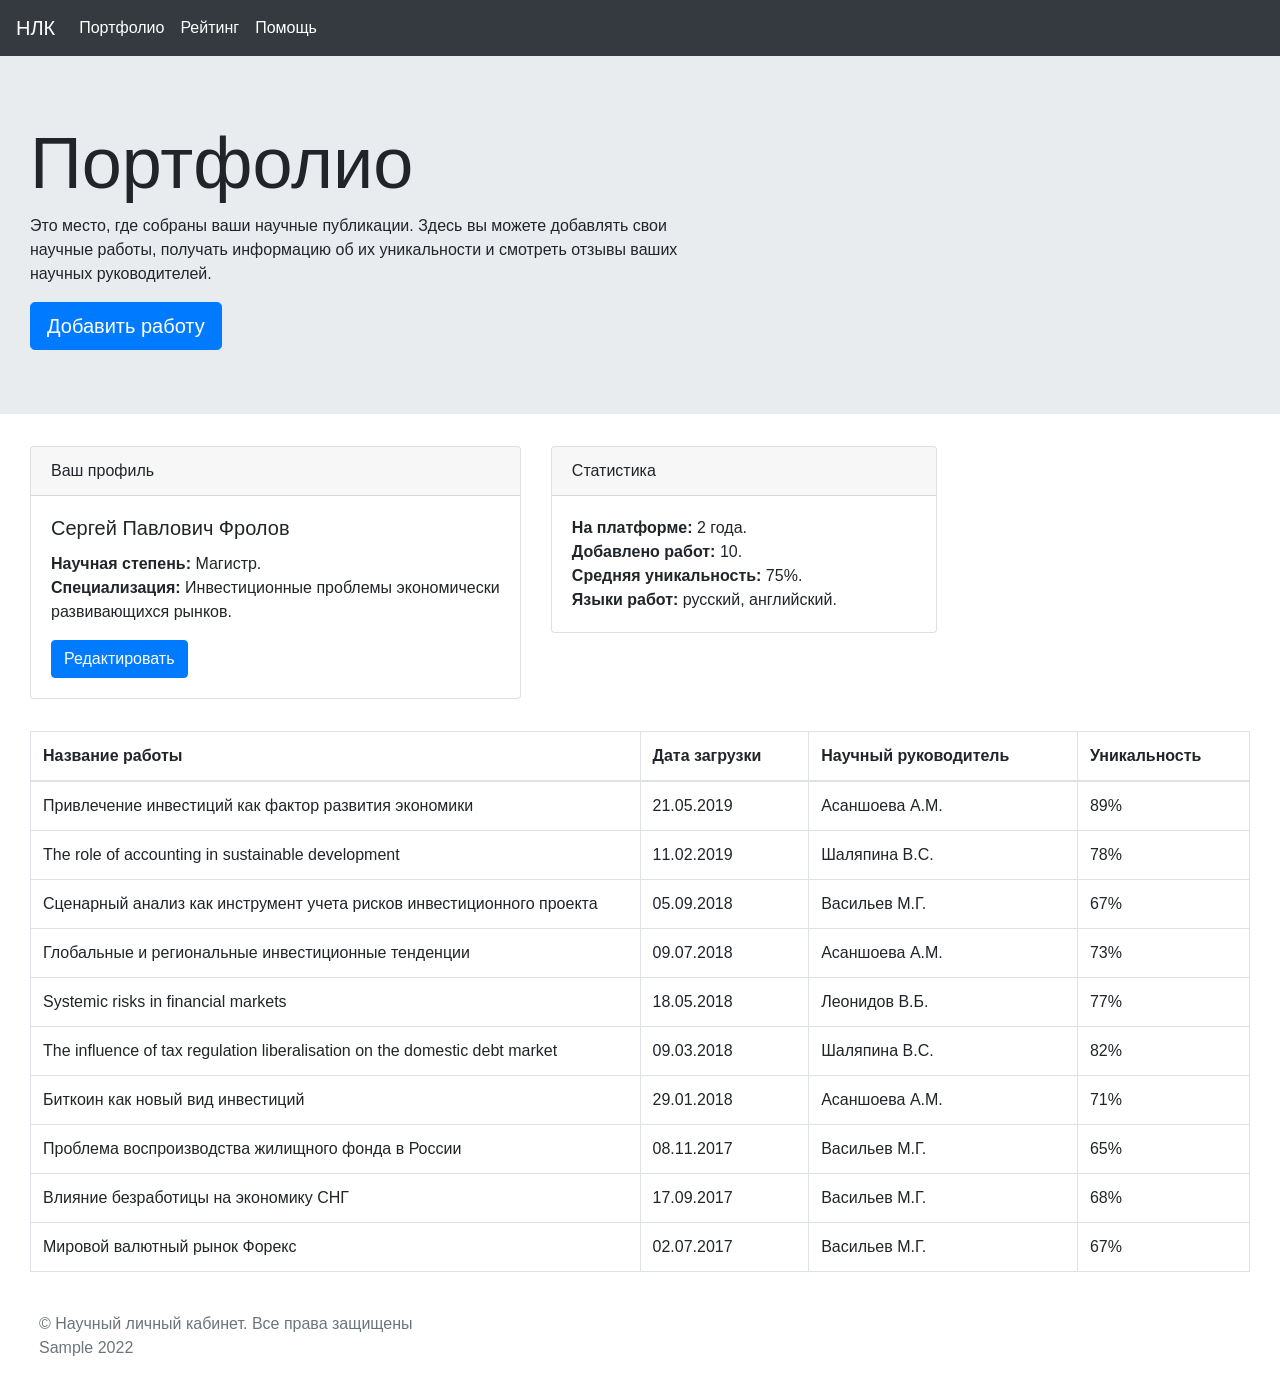
<file: Web/Bootstrap/index.html>
<!DOCTYPE html>
<html>
	<head>
		<meta charset="utf-8">
		<meta name="viewport" content="width=device-width, initial-scale=1">
		<link rel="stylesheet" href="vendor/css/bootstrap.min.css">
		<script src="vendor/js/bootstrap.min.js" defer></script>
		<script src="vendor/js/jquery-3.3.1.slim.min.js" defer></script>
		<script src="vendor/js/popper.min.js" async></script>
		<title>BootsTrap Project</title>
	</head>
	<body>
		<!-- NAVIGATION -->
		<nav class="navbar navbar-expand-md sticky-top navbar-dark bg-dark">
			<a class="navbar-brand" href="#">НЛК</a>
			<button class="navbar-toggler" type="button" data-toggle="collapse" data-target="#navbarNav" aria-controls="navbarNav" aria-expanded="false" aria-label="Toggle navigation">
			    <span class="navbar-toggler-icon"></span>
			</button>
			<div class="collapse navbar-collapse" id="navbarNav">
			    <ul class="navbar-nav">
				    <li class="nav-item active">
				        <a class="nav-link" href="#">Портфолио<span class="sr-only">(current)</span></a>
				    </li>
				    <li class="nav-item active">
				        <a class="nav-link" href="#">Рейтинг<span class="sr-only">(current)</span></a>
				    </li>
				    <li class="nav-item active">
				        <a class="nav-link" href="#">Помощь<span class="sr-only">(current)</span></a>
				    </li>
			    </ul>
			</div>
		</nav>
		<!-- /NAVIGATION -->
		<!-- HEADER -->
		<header>
			<div class="jumbotron jumbotron-fluid">
				<div class="container-fluid">
					<div class="col-lg-7 col-md-11 col-xs-6">
						<h1 class="display-3">Портфолио</h1>
						<p>Это место, где собраны ваши научные публикации. Здесь вы можете добавлять свои научные работы, получать информацию об их уникальности и смотреть отзывы ваших научных руководителей.</p>
						<a class="btn btn-primary btn-lg" href="#" role="button">Добавить работу</a>
					</div>
				</div>
			</div>
		</header>
		<!-- /HEADER -->
		<!-- MAIN -->
		<main>
			<!-- STATS CARD -->
			<div class="container-fluid">
				<div class="card-group">
				    <div class="col-lg-5 col-md-7 col-sm-6">
						<div class="card">
						    <div class="card-header">Ваш профиль</div>
						    <div class="card-body">
							    <h5 class="card-title">Сергей Павлович Фролов</h5>
							    <p class="card-text">
							    	<b>Научная степень:</b> Магистр.
							    	<br><b>Специализация:</b> Инвестиционные проблемы экономически развивающихся рынков.
							    </p>
							    <a href="#" class="btn btn-primary">Редактировать</a>
						    </div>
						</div>
					</div>
					<div class="col-lg-4 col-md-5 col-sm-6">
						<div class="card">
						    <div class="card-header">Статистика</div>
						    <div class="card-body">
							    <p class="card-text">
							    	<b>На платформе:</b> 2 года.<br>
									<b>Добавлено работ:</b> 10.<br>
									<b>Средняя уникальность:</b> 75%.<br>
									<b>Языки работ:</b> русский, английский.
								</p>
						    </div>
						</div>
					</div>
				</div>
			</div>
			<!-- /STATS CARD -->
			<!-- TABLE -->
			<div class="container-fluid">
				<div class="col-md-12 col-sm-6">
					<div class="table-responsive-sm">
			            <table class="table table-bordered" style="margin-top: 32px;">
			                <thead>
				                <tr>
				                  <th class="col-lg-6 col-md-5 col-sm-3">Название работы</th>
				                  <th>Дата загрузки</th>
				                  <th>Научный руководитель</th>
				                  <th>Уникальность</th>
				                </tr>
			                </thead>
			                <tbody>
				                <tr>
				                  <td>Привлечение инвестиций как фактор развития экономики</td>
				                  <td>21.05.2019</td>
				                  <td>Асаншоева А.М.</td>
				                  <td>89%</td>
				                </tr>
				                <tr>
				                  <td>The role of accounting in sustainable development</td>
				                  <td>11.02.2019</td>
				                  <td>Шаляпина В.С.</td>
				                  <td>78%</td>
				                </tr>
				                <tr>
				                  <td>Сценарный анализ как инструмент учета рисков инвестиционного проекта</td>
				                  <td>05.09.2018</td>
				                  <td>Васильев М.Г.</td>
				                  <td>67%</td>
				                </tr>
				                <tr>
				                  <td>Глобальные и региональные инвестиционные тенденции</td>
				                  <td>09.07.2018</td>
				                  <td>Асаншоева А.М.</td>
				                  <td>73%</td>
				                </tr>
				                <tr>
				                  <td>Systemic risks in financial markets</td>
				                  <td>18.05.2018</td>
				                  <td>Леонидов В.Б.</td>
				                  <td>77%</td>
				                </tr>
				                <tr>
				                  <td>The influence of tax regulation liberalisation on the domestic debt market</td>
				                  <td>09.03.2018</td>
				                  <td>Шаляпина В.С.</td>
				                  <td>82%</td>
				                </tr>
				                <tr>
				                  <td>Биткоин как новый вид инвестиций</td>
				                  <td>29.01.2018</td>
				                  <td>Асаншоева А.М.</td>
				                  <td>71%</td>
				                </tr>
				                <tr>
				                  <td>Проблема воспроизводства жилищного фонда в России</td>
				                  <td>08.11.2017</td>
				                  <td>Васильев М.Г.</td>
				                  <td>65%</td>
				                </tr>
				                <tr>
				                  <td>Влияние безработицы на экономику СНГ</td>
				                  <td>17.09.2017</td>
				                  <td>Васильев М.Г.</td>
				                  <td>68%</td>
				                </tr>
				                <tr>
				                  <td>Мировой валютный рынок Форекс</td>
				                  <td>02.07.2017</td>
				                  <td>Васильев М.Г.</td>
				                  <td>67%</td>
				                </tr>
			                </tbody>
			            </table>
			        </div>
			    </div>
		    </div>
			<!-- /TABLE -->
		</main>
		<!-- /MAIN -->
		<!-- FOOTER -->
		<footer>				
			<div class="p-4 text-muted" style="background-color: F5F5F5;">
				<div class="container-fluid">
					© Научный личный кабинет. Все права защищены<br>
Sample 2022
				</div>
		    </div>
		</footer>
		<!-- /FOOTER -->
	</body>
</html>
</file>
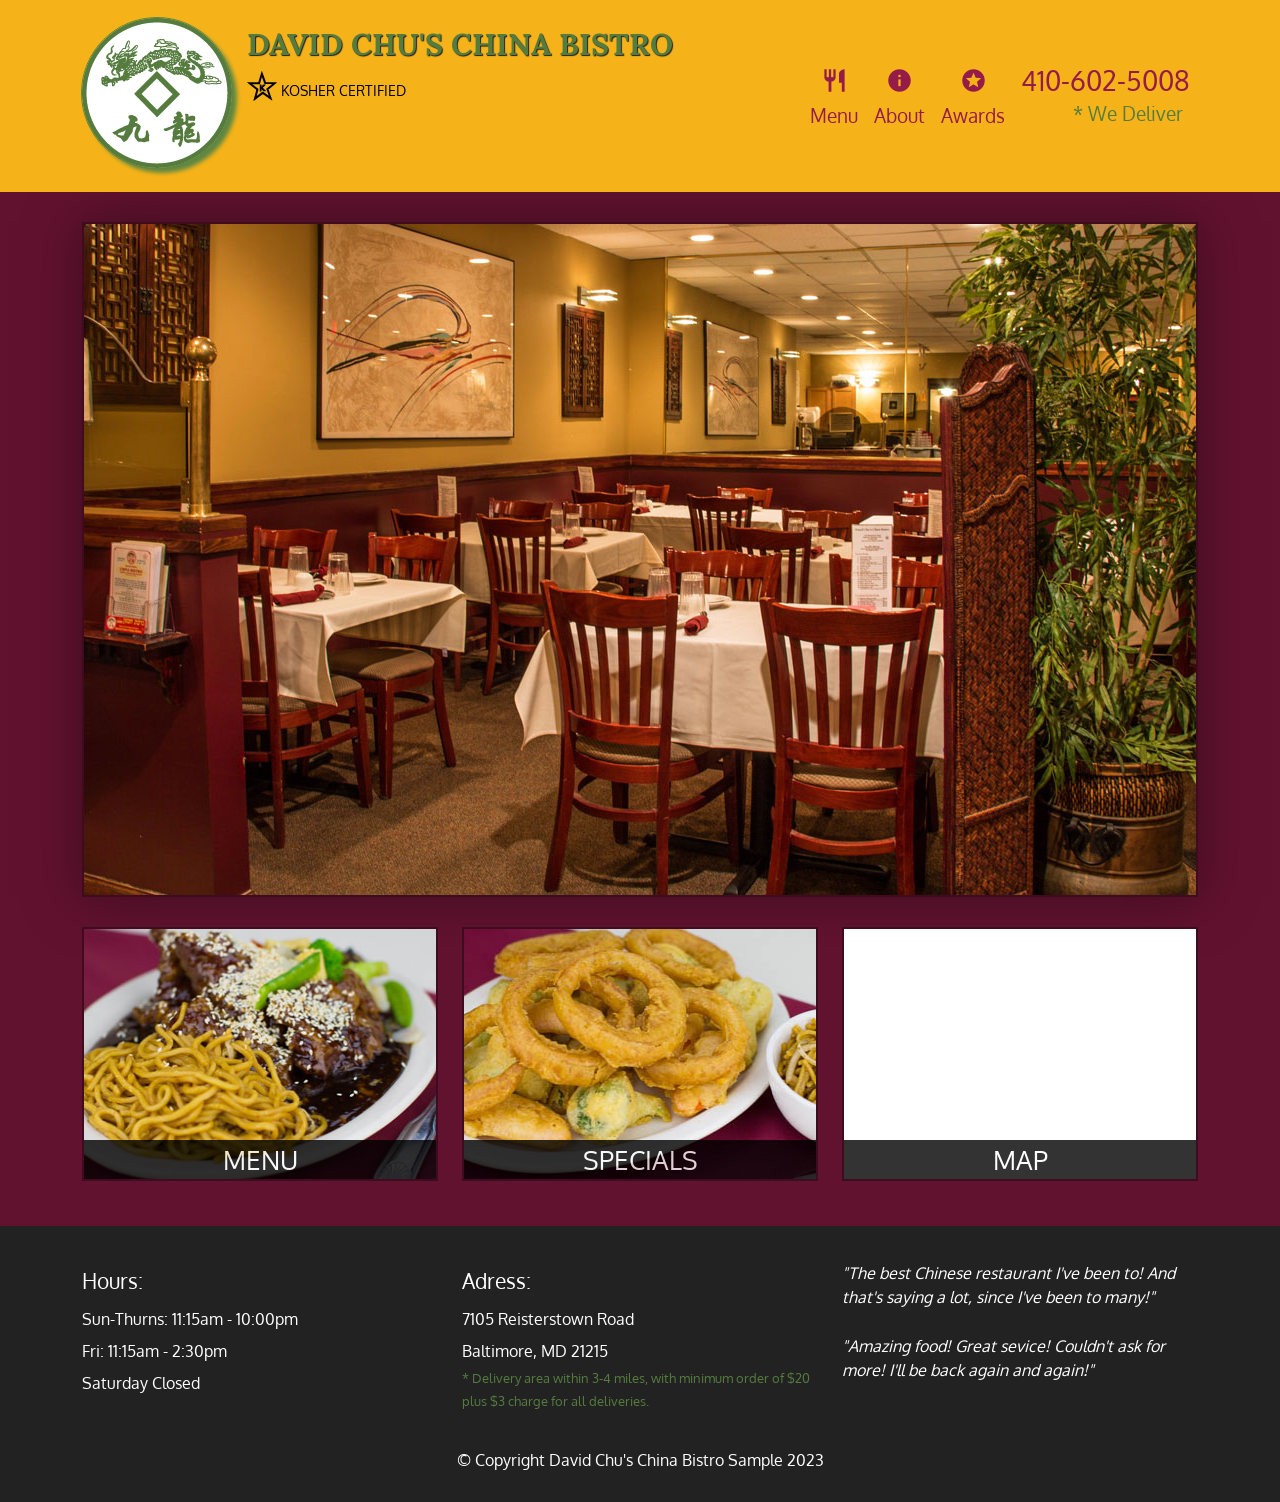
<file: Web/China-Bistro/index.html>
<!DOCTYPE html>
<html>
	<head>
		<meta charset="utf-8">
		<meta http-equiv="X-UA-Compatible" content="IE=edge">
		<meta name="viewport" content="width=device-width, initial-scale=1">
		<title>David Chu`s China Bistro</title>
		<link rel="stylesheet" type="text/css" href="css/bootstrap.min.css">
		<link rel="stylesheet" type="text/css" href="css/style.css">
		<link rel="preconnect" href="https://fonts.googleapis.com">
		<link rel="preconnect" href="https://fonts.gstatic.com" crossorigin>
		<link href="https://fonts.googleapis.com/css2?family=Oxygen:wght@300;400;700&display=swap" rel="stylesheet">
		<link href="https://fonts.googleapis.com/css2?family=Lora:ital,wght@0,400;0,500;0,600;0,700;1,400;1,500;1,600;1,700&display=swap" rel="stylesheet">
		<link href="https://fonts.googleapis.com/icon?family=Material+Icons" rel="stylesheet">

		<script src="https://code.jquery.com/jquery-3.3.1.slim.min.js" integrity="sha384-q8i/X+965DzO0rT7abK41JStQIAqVgRVzpbzo5smXKp4YfRvH+8abtTE1Pi6jizo" crossorigin="anonymous" type="text/javascript"></script>
		<script src="https://cdn.jsdelivr.net/npm/popper.js@1.14.3/dist/umd/popper.min.js" integrity="sha384-ZMP7rVo3mIykV+2+9J3UJ46jBk0WLaUAdn689aCwoqbBJiSnjAK/l8WvCWPIPm49" crossorigin="anonymous" type="text/javascript"></script>
		<script src="js/jquery-3.6.4.min.js" type="text/javascript"></script>
		<script src="js/bootstrap.min.js" type="text/javascript"></script>
		<script src="js/ajax-utils.js" type="text/javascript"></script>
		<script src="js/script.js" type="text/javascript"></script>
	</head>
	<body>
		<header>
			<nav id="header-nav" class="navbar navbar-expand-md ">
				<div class="container flex-wrap">
					<div class="navbar-header d-flex flex-nowrap">
						<a href="index.html" id="logo" class="d-none d-md-block">
							<button id="logo-button"></button>
						</a>

						<div class="navbar-brand">
							<a href="index.html"><h1>David Chu's China Bistro</h1></a>
							<p>
								<img src="images/star-k-logo.png" alt="Kosher certification" class="align-bottom">
								<span>Kosher certified</span>
							</p>
						</div>
					</div> <!-- /navbar-header -->

					<button id="navbar-toggler" class="navbar-toggler collapsed align-self-end" type="button" data-bs-toggle="collapse" data-bs-target="#collapsable-nav" aria-controls="collapsable-nav" aria-expanded="false" aria-label="Toggle navigation">
					    <span class="navbar-toggler-icon"></span>
				    </button>

					<div class="collapse navbar-collapse justify-content-end align-items-md-end pt-3" id="collapsable-nav">
					   <ul id="nav-list" class="navbar-nav">
					    	<li class="nav-item d-md-none current">
					         <a class="nav-link" href="#">
					        	<span class="material-icons">home</span><p>Home</p>
					         </a>
				         </li>
					      <li class="nav-item">
						      <a class="nav-link" href="#" onclick="$dc.loadMenuCategories();">
						      <span class="material-icons">restaurant</span><p>Menu</p>
						      </a>
					      </li>
					      <li class="nav-item">
						      <a class="nav-link" href="#">
						      <span class="material-icons">info</span><p>About</p>
						      </a>
					      </li>
					      <li class="nav-item">
						      <a class="nav-link" href="#">
						     	<span class="material-icons">stars</span><p>Awards</p>
						      </a>
					      </li>
					      <li id="phone" class="nav-item d-none d-md-block">
						      <a class="nav-link" href="tel:410-602-5008">
						     	<span>410-602-5008</span>
						      </a>
						      <div>* We Deliver</div>
					      </li>
					   </ul>
					</div> <!-- /collapsible-nav -->

				</div>
			</nav>
		</header>

		<main>
			<div id="main-content" class="container">
				<div id="phone-xs" class="d-md-none text-center">
					<a class="d-block w-100" href="tel:410-602-5008">
			        	<span class="material-icons align-middle">phone</span>410-602-5008
		         </a>
		         <span class="text-uppercase">* We Deliver</span>
				</div>

				<!-- <div class="jumbotron bg-light">
					<img src="images/jumbotron_768.jpg" alt="Picture of restaurant" class="img-fluid d-md-none">
				</div>

				<div id="home-tiles" class="row">
					<div class="col-lg-4 col-md-6 col-xs-12">
						<a href="menu-categories.html" class="card"> Menu
							<img class="card-img" src="images/menu-tile.jpg" alt="menu">
							<div class="card-img-overlay">
								<div class="card-footer">menu</div>
							</div>
						</a>
					</div>
					<div class="col-lg-4 col-md-6 col-xs-12">
						<a href="single-category.html" class="card"> Specials
							<img class="card-img" src="images/specials-tile.jpg" alt="specials">
							<div class="card-img-overlay">
								<div class="card-footer">specials</div>
							</div>
						</a>
					</div>
					<div class="col-lg-4 col-md-12 col-xs-12">
						<a href="https://goo.gl/maps/5v2GXBTjo1spmw1E8" target="_blank" id="map-tile" class="card"> Map
							<iframe src="https://www.google.com/maps/embed?pb=!1m18!1m12!1m3!1d3084.675246753069!2d-76.71426302441239!3d39.3635902716283!2m3!1f0!2f0!3f0!3m2!1i1024!2i768!4f13.1!3m3!1m2!1s0x89c81a14e7817803%3A0xab20a0e99daa17ea!2sDavid%20Chu&#39;s%20China%20Bistro!5e0!3m2!1sru!2sua!4v1683388429638!5m2!1sru!2sua" width="100%" height="250" style="border:0;" allowfullscreen="" loading="lazy" referrerpolicy="no-referrer-when-downgrade"></iframe>
							<div class="card-footer">map</div>
						</a>
					</div>
				</div> /home-tiles -->

			</div>
		</main>

		<footer>
			<div class="container">
				<div class="row">
					<section id="hours" class="col-md-4">
						<span>Hours:</span><br>
						Sun-Thurns: 11:15am - 10:00pm<br>
						Fri: 11:15am - 2:30pm<br>
						Saturday Closed
						<hr class="d-md-none w-50 w-md-100 m-auto mt-4">
					</section>
					<section id="adress" class="col-md-4">
						<span>Adress:</span><br>
						7105 Reisterstown Road<br>
						Baltimore, MD 21215
						<p>* Delivery area within 3-4 miles, with minimum order of $20 plus $3 charge for all deliveries.</p>
						<hr class="d-md-none w-50 w-md-100 m-auto mt-4">
					</section>
					<section id="testimonials" class="col-md-4">
						<p>"The best Chinese restaurant I've been to! And that's saying a lot, since I've been to many!"</p>
						<p>"Amazing food! Great sevice! Couldn't ask for more! I'll be back again and again!"</p>
					</section>
				</div> <!-- /row -->
				<div class="text-center">&copy; Copyright David Chu's China Bistro Sample 2023</div>

			</div>
		</footer>

	</body>
</html>
</file>
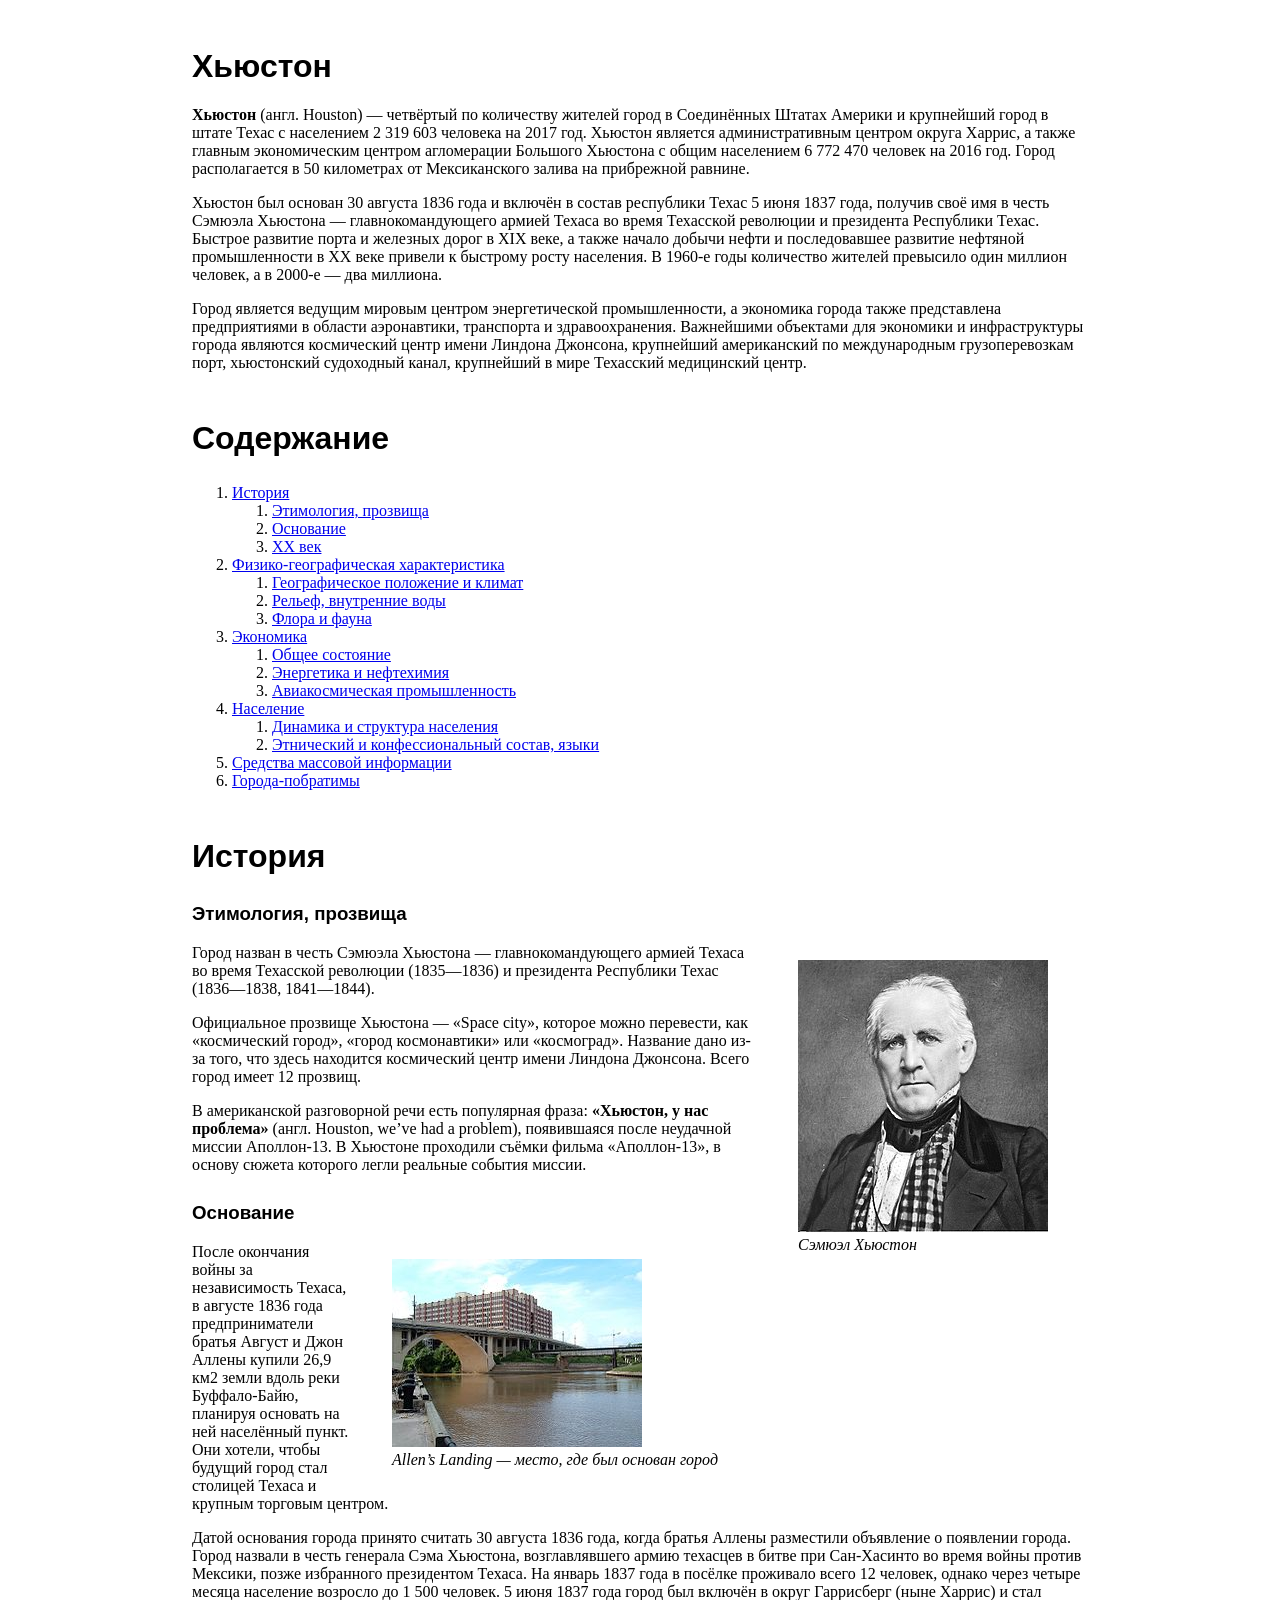
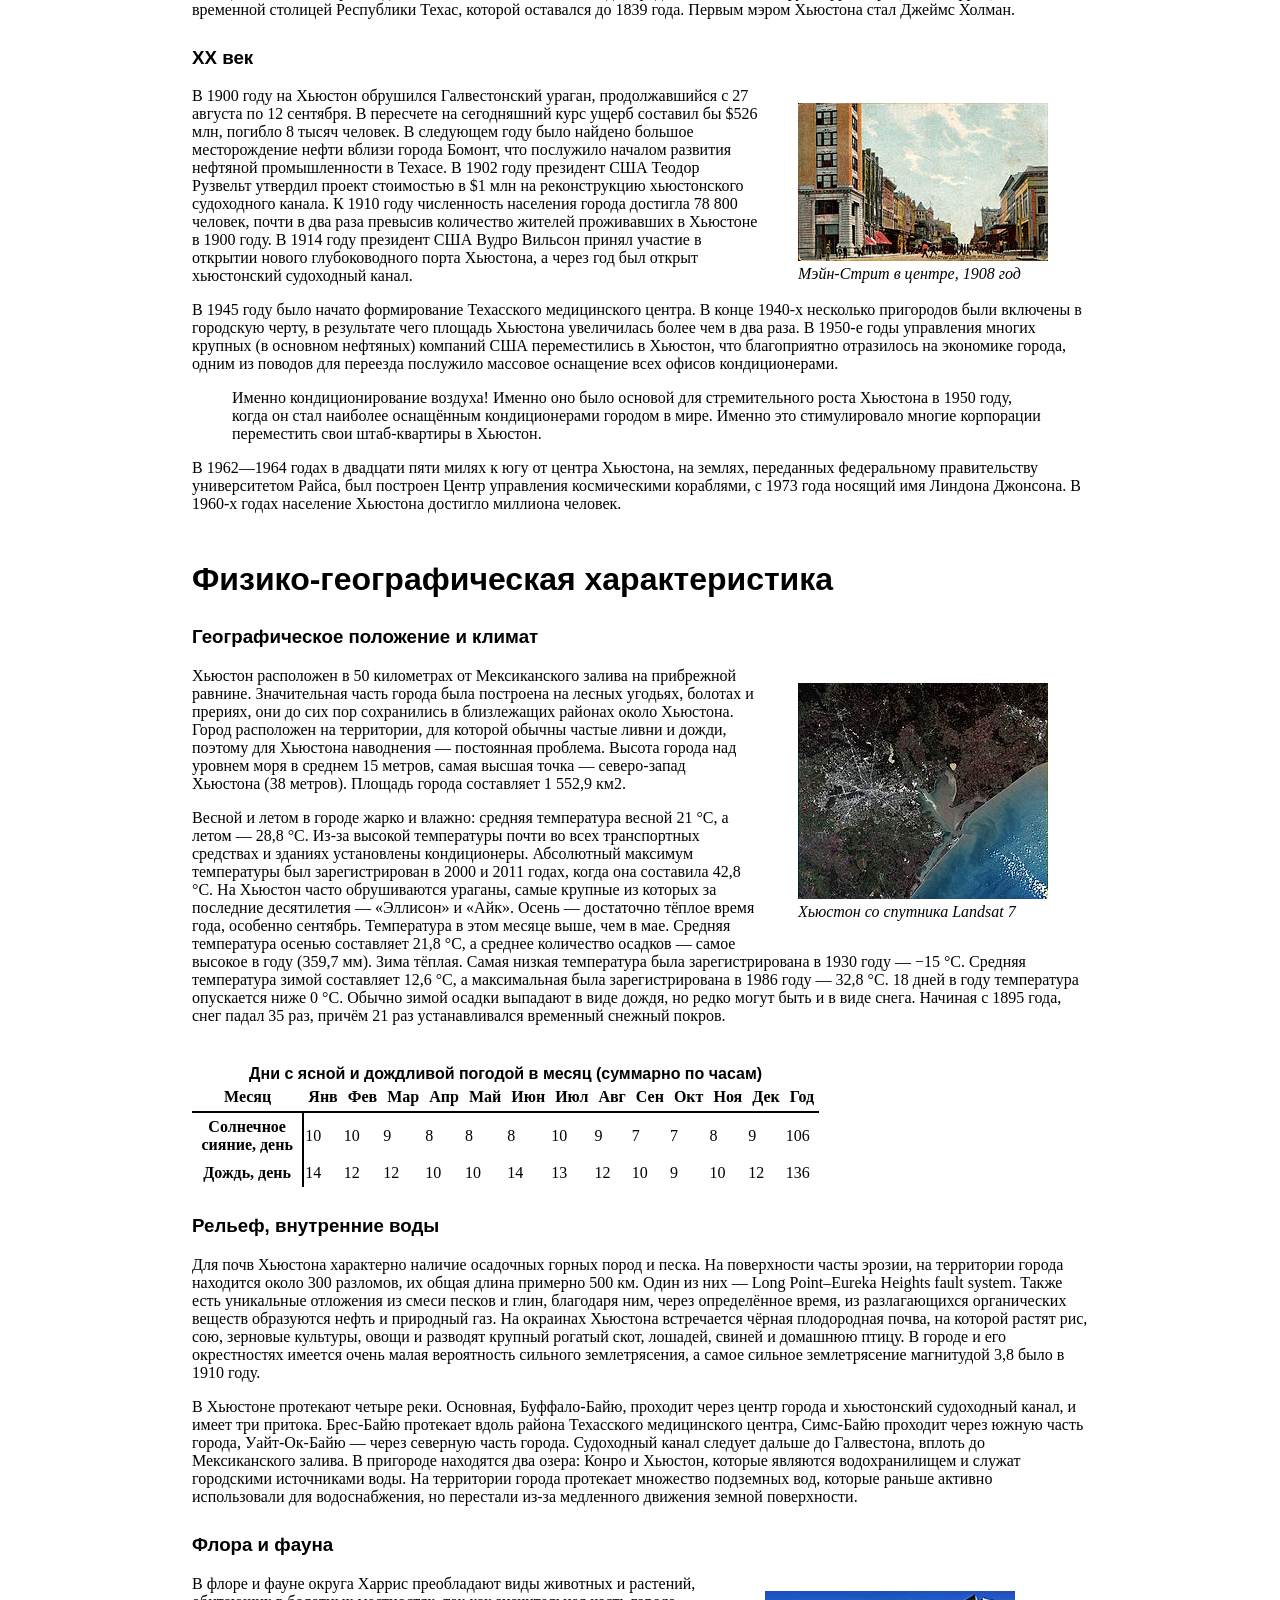
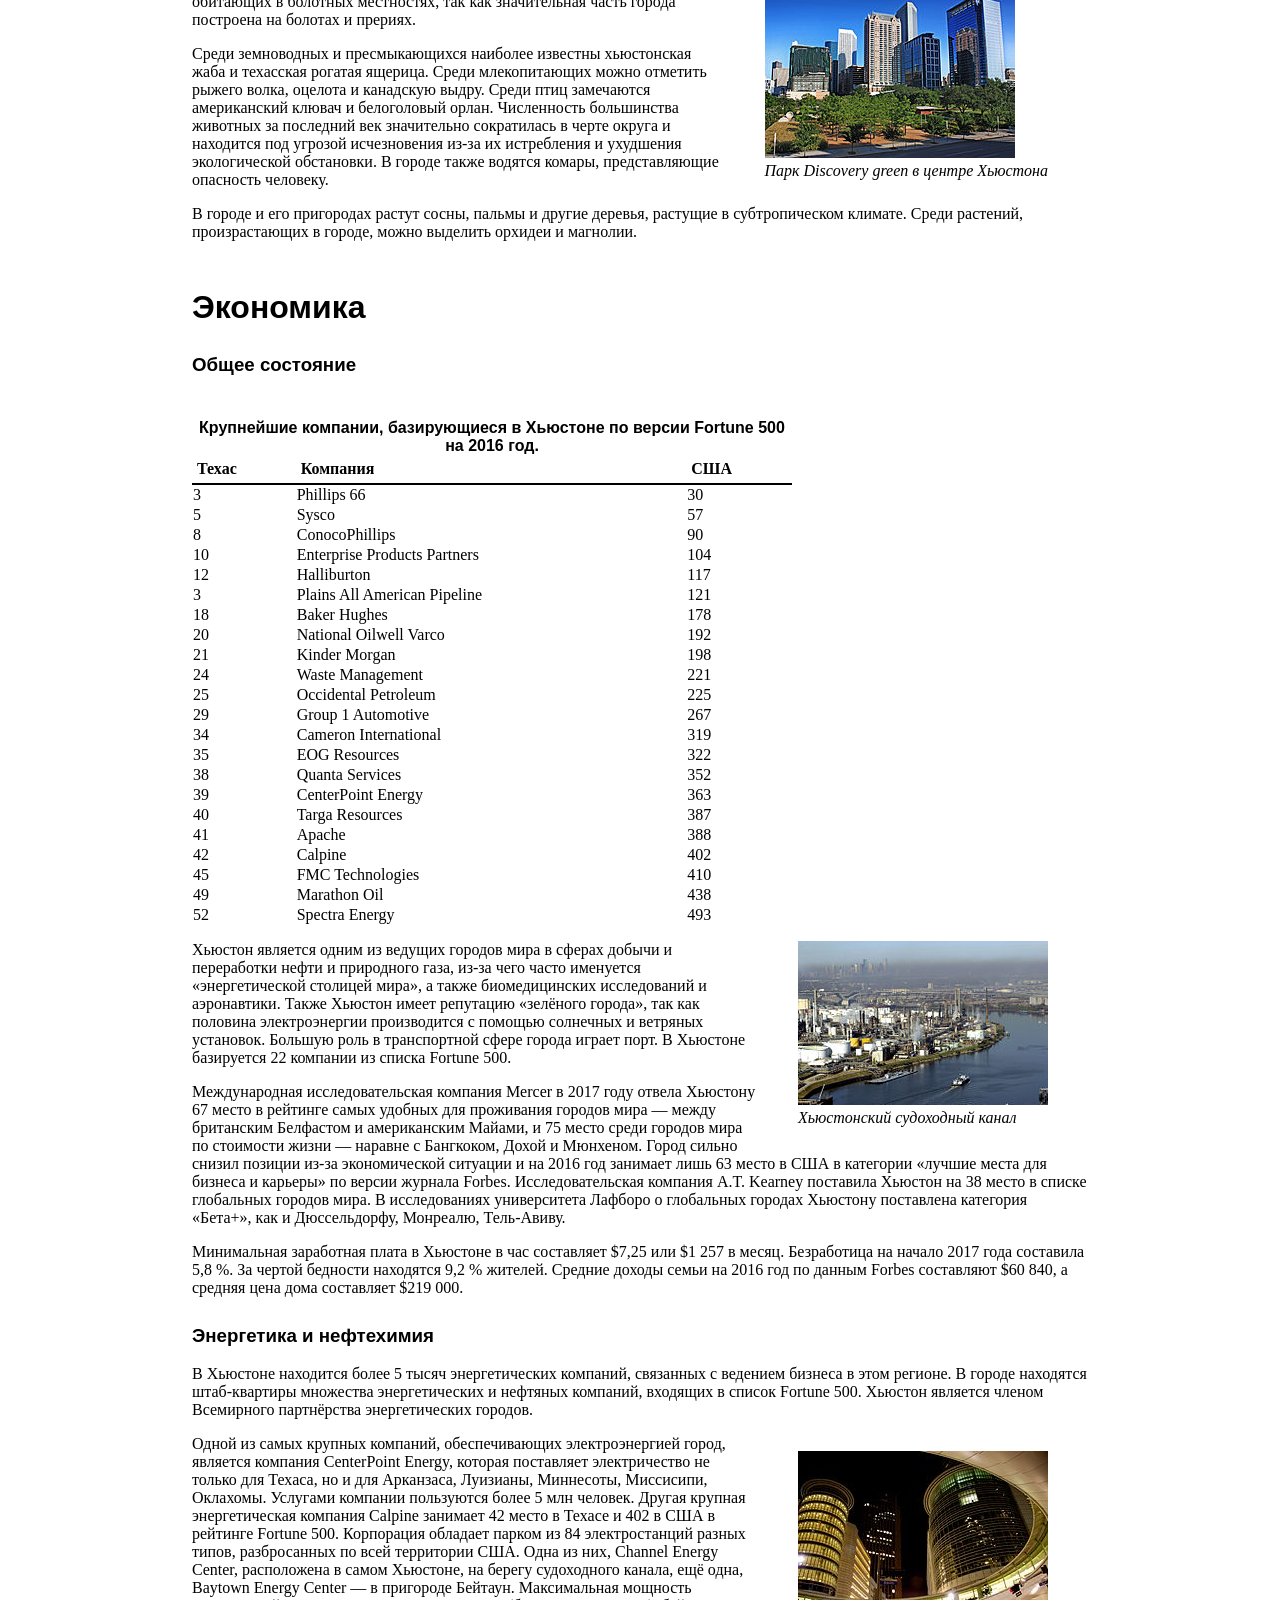
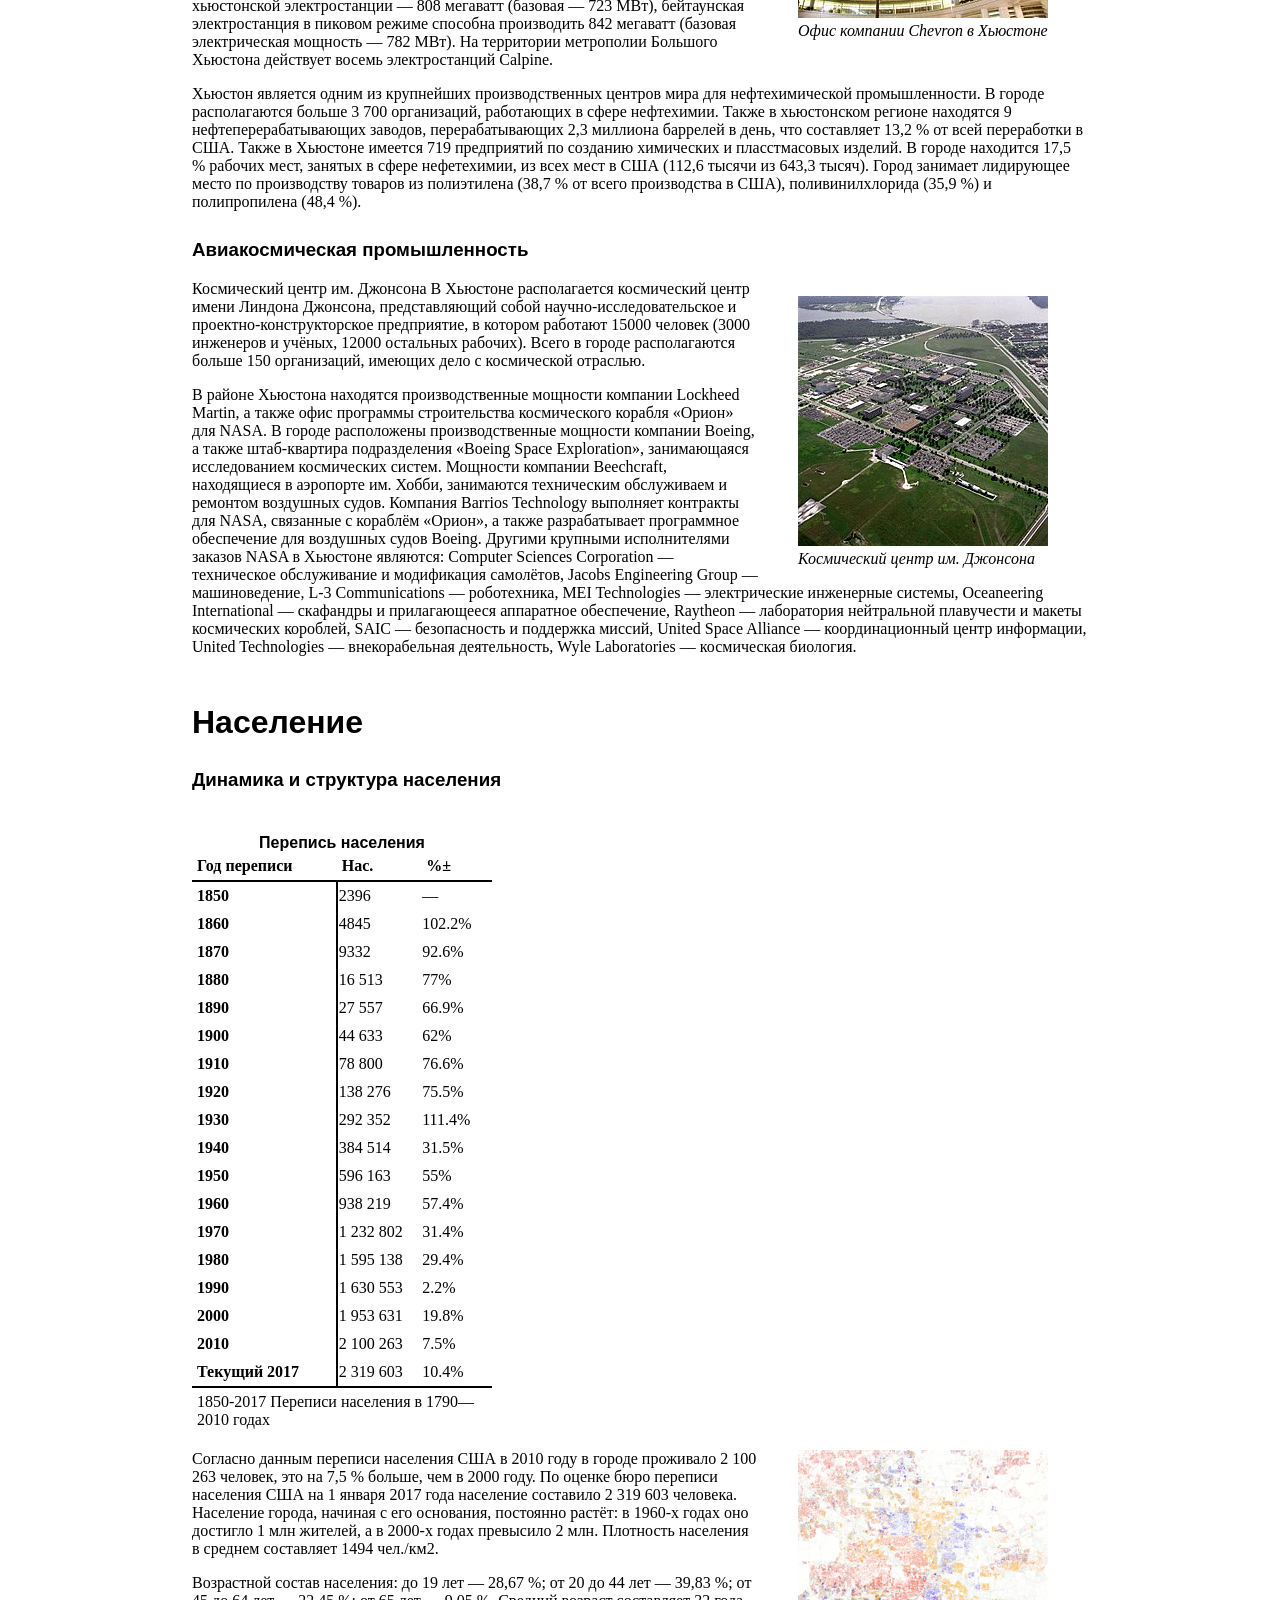
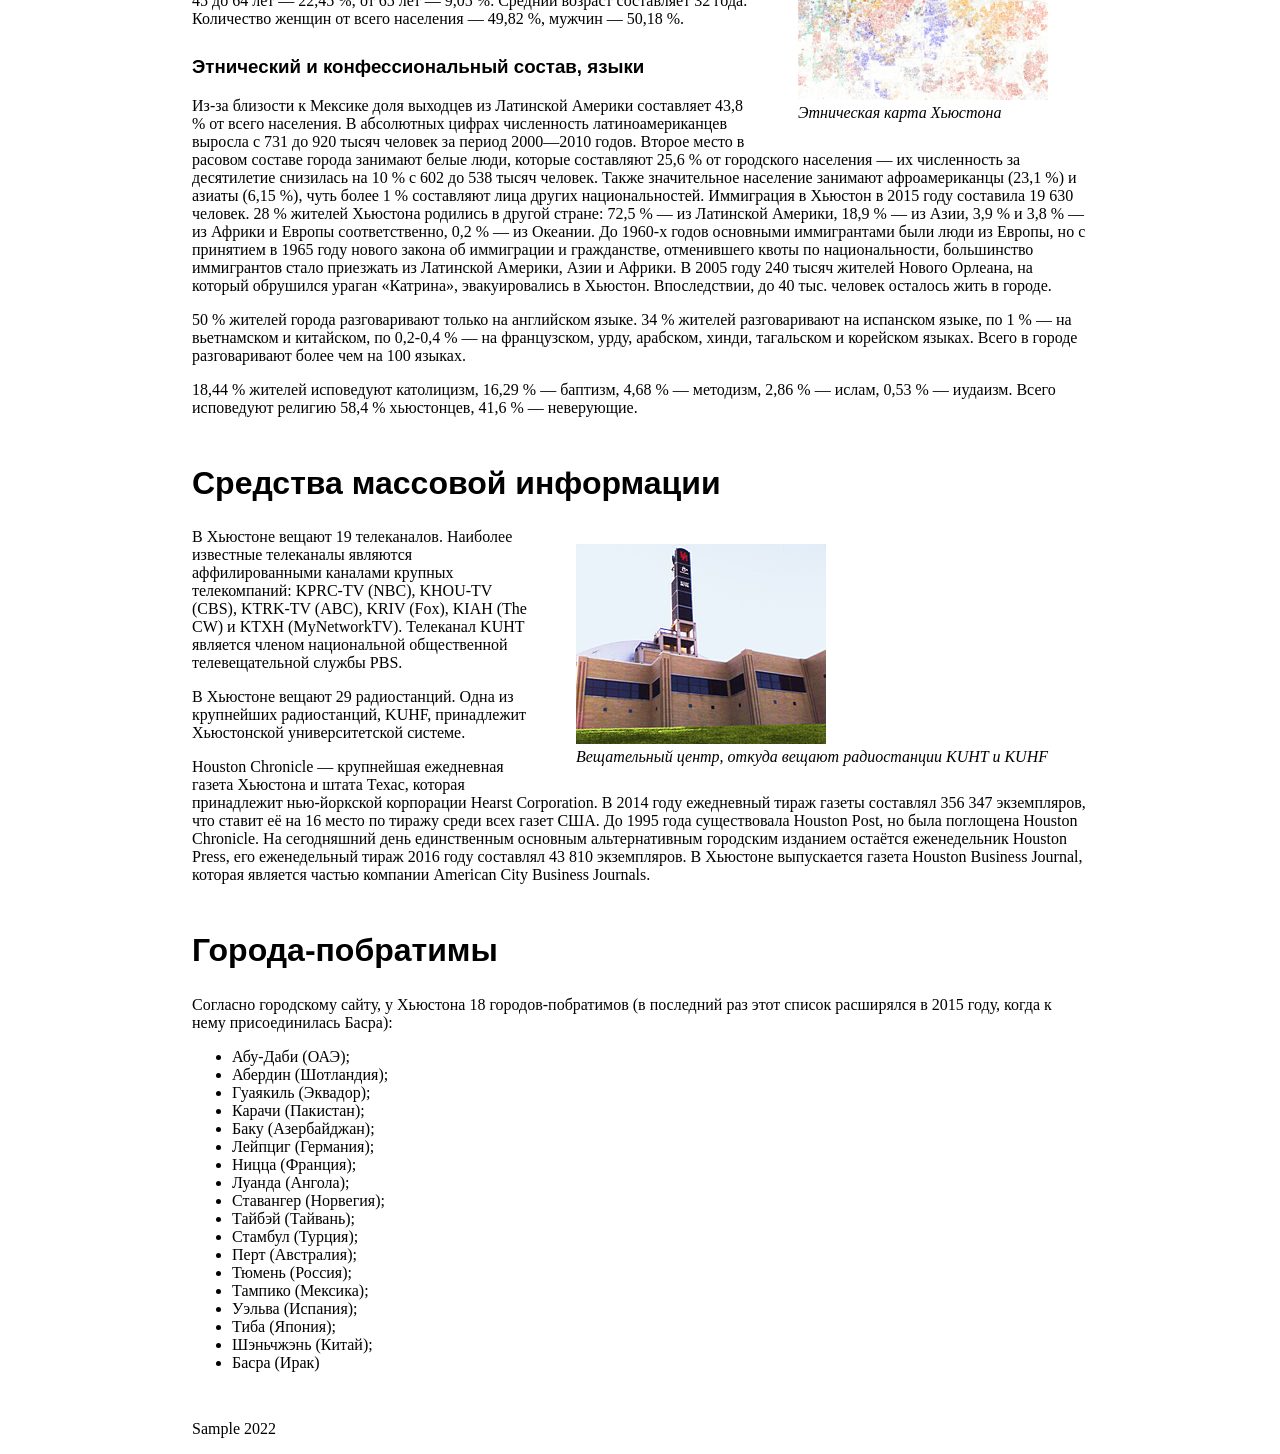
<file: Web/Wikipedia/index.html>
<!DOCTYPE html>
<html>
<head>
	<meta charset="utf-8">
	<meta name="viewport" content="width=device-width, initial-scale=1">
	<link rel="stylesheet" type="text/css" href="style.css">
	<title>Хьюстон (Википедия)</title>
</head>
<body>
	<header>
		<h1>Хьюстон</h1>
	</header>
	<main>
		<p>
			<strong>Хьюстон</strong> (англ. Houston) — четвёртый по количеству жителей город в Соединённых Штатах Америки и крупнейший город в штате Техас с населением 2 319 603 человека на 2017 год. Хьюстон является административным центром округа Харрис, а также главным экономическим центром агломерации Большого Хьюстона с общим населением 6 772 470 человек на 2016 год. Город располагается в 50 километрах от Мексиканского залива на прибрежной равнине.
		</p>
		<p>Хьюстон был основан 30 августа 1836 года и включён в состав республики Техас 5 июня 1837 года, получив своё имя в честь Сэмюэла Хьюстона — главнокомандующего армией Техаса во время Техасской революции и президента Республики Техас. Быстрое развитие порта и железных дорог в XIX веке, а также начало добычи нефти и последовавшее развитие нефтяной промышленности в XX веке привели к быстрому росту населения. В 1960-е годы количество жителей превысило один миллион человек, а в 2000-е — два миллиона.
		</p>
		<p>Город является ведущим мировым центром энергетической промышленности, а экономика города также представлена предприятиями в области аэронавтики, транспорта и здравоохранения. Важнейшими объектами для экономики и инфраструктуры города являются космический центр имени Линдона Джонсона, крупнейший американский по международным грузоперевозкам порт, хьюстонский судоходный канал, крупнейший в мире Техасский медицинский центр.
		</p>
		<nav>
			<h1>Содержание</h1>
			<ol>
				<li>
					<a href="#История">История</a>
					<ol>
						<li>
							<a href="#Этимология, прозвища">Этимология, прозвища</a>
						</li>
						<li>
							<a href="#Основание">Основание</a>
						</li>
						<li>
							<a href="#XX век">XX век</a>
						</li>
					</ol>
				</li>
				<li>
					<a href="#Физико-географическая характеристика">Физико-географическая характеристика</a>
					<ol>
						<li>
							<a href="#Географическое положение и климат">Географическое положение и климат</a>
						</li>
						<li>
							<a href="#Рельеф, внутренние воды">Рельеф, внутренние воды</a>
						</li>
						<li>
							<a href="#Флора и фауна">Флора и фауна</a>
						</li>
					</ol>
				</li>
				<li>
					<a href="#Экономика">Экономика</a>
					<ol>
						<li>
							<a href="#Общее состояние">Общее состояние</a>
						</li>
						<li>
							<a href="#Энергетика и нефтехимия">Энергетика и нефтехимия</a>
						</li>
						<li>
							<a href="#Авиакосмическая промышленность">Авиакосмическая промышленность</a>
						</li>
					</ol>
				</li>
				<li>
					<a href="#Население">Население</a>
					<ol>
						<li>
							<a href="#Динамика и структура населения">Динамика и структура населения</a>
						</li>
						<li>
							<a href="#Этнический и конфессиональный состав, языки">Этнический и конфессиональный состав, языки</a>
						</li>
					</ol>
				</li>
				<li>
					<a href="#Средства массовой информации">Средства массовой информации</a>
				</li>
				<li>
					<a href="#Города-побратимы">Города-побратимы</a>
				</li>
			</ol>
		</nav>
		<section id="История"><h1>История</h1>
			<h3 d="Этимология, прозвища">Этимология, прозвища</h3>
				<figure>
					<img src="img/Sam_Houston_portrait.jpg" title="Сэмюэл Хьюстон" alt="Сэммичка">
					<figcaption>Сэмюэл Хьюстон</figcaption>
				</figure>
				<p>Город назван в честь Сэмюэла Хьюстона — главнокомандующего армией Техаса во время Техасской революции (1835—1836) и президента Республики Техас (1836—1838, 1841—1844).
				</p>
				<p>Официальное прозвище Хьюстона — «Space city»,  которое можно перевести, как «космический город», «город космонавтики» или «космоград».  Название дано из-за того, что здесь находится космический центр имени Линдона Джонсона.  Всего город имеет 12 прозвищ.
				</p>
				<p>В американской разговорной речи есть  популярная фраза: <b>«Хьюстон, у нас проблема»</b> (англ. Houston, we’ve had a problem), появившаяся после неудачной миссии Аполлон-13. В Хьюстоне проходили съёмки фильма «Аполлон-13», в основу сюжета которого легли реальные события миссии.</p>
			<h3 d="Основание">Основание</h3>
				<figure>
					<img src="img/Allen's_Landing_Houston_bayou_view.jpg">
					<figcaption>Allen’s Landing — место, где был основан город</figcaption>
				</figure>
				<p>После окончания войны за независимость Техаса, в августе 1836 года предприниматели братья Август и Джон Аллены купили 26,9 км2 земли вдоль реки Буффало-Байю, планируя основать на ней населённый пункт. Они хотели, чтобы будущий город стал столицей Техаса и крупным торговым центром.
				</p>
				<p>Датой основания города принято считать 30 августа 1836 года, когда братья Аллены разместили объявление о появлении города. Город назвали в честь генерала Сэма Хьюстона, возглавлявшего армию техасцев в битве при Сан-Хасинто во время войны против Мексики, позже избранного президентом Техаса. На январь 1837 года в посёлке проживало всего 12 человек, однако через четыре месяца население возросло до 1 500 человек. 5 июня 1837 года город был включён в округ Гаррисберг (ныне Харрис) и стал временной столицей Республики Техас, которой оставался до 1839 года. Первым мэром Хьюстона стал Джеймс Холман.
				</p>
			<h3 id="XX век">XX век</h3>
				<figure>
					<img src="img/Main_Street_looking_south_Houston_Texas_(1908).jpg">
					<figcaption>Мэйн-Стрит в центре, 1908 год</figcaption>
				</figure>
				<p>В 1900 году на Хьюстон обрушился Галвестонский ураган, продолжавшийся с 27 августа по 12 сентября. В пересчете на сегодняшний курс ущерб составил бы $526 млн, погибло 8 тысяч человек. В следующем году было найдено большое месторождение нефти вблизи города Бомонт, что послужило началом развития нефтяной промышленности в Техасе. В 1902 году президент США Теодор Рузвельт утвердил проект стоимостью в $1 млн на реконструкцию хьюстонского судоходного канала. К 1910 году численность населения города достигла 78 800 человек, почти в два раза превысив количество жителей проживавших в Хьюстоне в 1900 году. В 1914 году президент США Вудро Вильсон принял участие в открытии нового глубоководного порта Хьюстона, а через год был открыт хьюстонский судоходный канал.
				</p>
				<p>В 1945 году было начато формирование Техасского медицинского центра. В конце 1940-х несколько пригородов были включены в городскую черту, в результате чего площадь Хьюстона увеличилась  более чем в два раза. В 1950-е годы управления многих крупных (в основном нефтяных) компаний США переместились в Хьюстон, что благоприятно отразилось на экономике города, одним из поводов для переезда послужило массовое оснащение всех офисов кондиционерами.
				</p>
				<blockquote>Именно кондиционирование воздуха! Именно оно было основой для стремительного роста Хьюстона в 1950 году, когда он стал наиболее оснащённым кондиционерами городом в мире. Именно это стимулировало многие корпорации переместить свои штаб-квартиры в Хьюстон.
				</blockquote>
				<p>В 1962—1964 годах в двадцати пяти милях к югу от центра Хьюстона, на землях, переданных федеральному правительству университетом Райса, был построен Центр управления космическими кораблями, с 1973 года носящий имя Линдона Джонсона. В 1960-х годах население Хьюстона достигло миллиона человек.
				</p>
		</section>
		<section id="Физико-географическая характеристика"><h1>Физико-географическая характеристика</h1>
			<h3 id="Географическое положение и климат">Географическое положение и климат</h3>
				<figure>
					<img src="img/Large_Houston_Landsat.jpg">
					<figcaption>Хьюстон со спутника Landsat 7</figcaption>
				</figure>
				<p>Хьюстон расположен в 50 километрах от Мексиканского залива на прибрежной равнине. Значительная часть города была построена на лесных угодьях, болотах и прериях, они до сих пор сохранились в близлежащих районах около Хьюстона. Город расположен на территории, для которой обычны частые ливни и дожди, поэтому для Хьюстона наводнения — постоянная проблема. Высота города над уровнем моря в среднем 15 метров, самая высшая точка — северо-запад Хьюстона (38 метров). Площадь города составляет 1 552,9 км2.
				</p>
				<p>Весной и летом в городе жарко и влажно: средняя температура весной 21 °C, а летом — 28,8 °C. Из-за высокой температуры почти во всех транспортных средствах и зданиях установлены кондиционеры. Абсолютный максимум температуры был зарегистрирован в 2000 и 2011 годах, когда она составила 42,8 °C. На Хьюстон часто обрушиваются ураганы, самые крупные из которых за последние десятилетия — «Эллисон» и «Айк». Осень — достаточно тёплое время года, особенно сентябрь. Температура в этом месяце выше, чем в мае. Средняя температура осенью составляет 21,8 °C, а среднее количество осадков — самое высокое в году (359,7 мм). Зима тёплая. Самая низкая температура была зарегистрирована в 1930 году — −15 °C. Средняя температура зимой составляет 12,6 °C, а максимальная была зарегистрирована в 1986 году — 32,8 °C. 18 дней в году температура опускается ниже 0 °C. Обычно зимой осадки выпадают в виде дождя, но редко могут быть и в виде снега. Начиная с 1895 года, снег падал 35 раз, причём 21 раз устанавливался временный снежный покров.
				</p>
				<table>
					<caption><b>Дни с ясной и дождливой погодой в месяц (суммарно по часам)</b></caption>
					<thead>
						<tr>
							<th>Месяц</th>
							<th>Янв</th> 
							<th>Фев</th> 
							<th>Мар</th> 
							<th>Апр</th> 
							<th>Май</th> 
							<th>Июн</th> 
							<th>Июл</th> 
							<th>Авг</th> 
							<th>Сен</th> 
							<th>Окт</th> 
							<th>Ноя</th> 
							<th>Дек</th> 
							<th>Год</th>
						</tr>
					</thead>
					<tbody>
						<tr>
							<th>Солнечное сияние, день</th>
							<td>10</td>
							<td>10</td>
							<td>9</td>
							<td>8</td>
							<td>8</td>
							<td>8</td>
							<td>10</td>
							<td>9</td>
							<td>7</td>
							<td>7</td>
							<td>8</td>
							<td>9</td>
							<td>106</td>
						</tr>
						<tr>
							<th>Дождь, день</th>
							<td>14</td>
							<td>12</td>
							<td>12</td>
							<td>10</td>
							<td>10</td>
							<td>14</td>
							<td>13</td>
							<td>12</td>
							<td>10</td>
							<td>9</td>
							<td>10</td>
							<td>12</td>
							<td>136</td>
						</tr>
					</tbody>
				</table>
			<h3 id="Рельеф, внутренние воды">Рельеф, внутренние воды</h3>
				<p>Для почв Хьюстона характерно наличие осадочных горных пород и песка. На поверхности часты эрозии, на территории города находится около 300 разломов, их общая длина примерно 500 км. Один из них — Long Point–Eureka Heights fault system. Также есть уникальные отложения из смеси песков и глин, благодаря ним, через определённое время, из разлагающихся органических веществ образуются нефть и природный газ. На окраинах Хьюстона встречается чёрная плодородная почва, на которой растят рис, сою, зерновые культуры, овощи и разводят крупный рогатый скот, лошадей, свиней и домашнюю птицу. В городе и его окрестностях имеется очень малая вероятность сильного землетрясения, а самое сильное землетрясение магнитудой 3,8 было в 1910 году.
				</p>
				<p>В Хьюстоне протекают четыре реки. Основная, Буффало-Байю, проходит через центр города и хьюстонский судоходный канал, и имеет три притока. Брес-Байю протекает вдоль района Техасского медицинского центра, Симс-Байю проходит через южную часть города, Уайт-Ок-Байю — через северную часть города. Судоходный канал следует дальше до Галвестона, вплоть до Мексиканского залива. В пригороде находятся два озера: Конро и Хьюстон, которые являются водохранилищем и служат городскими источниками воды. На территории города протекает множество подземных вод, которые раньше активно использовали для водоснабжения, но перестали из-за медленного движения земной поверхности.
				</p>
			<h3 id="Флора и фауна">Флора и фауна</h3>
				<figure>
					<img src="img/Discovery_green.jpg">
					<figcaption>Парк Discovery green в центре Хьюстона</figcaption>
				</figure>
				<p>В флоре и фауне округа Харрис преобладают виды животных и растений, обитающих в болотных местностях, так как значительная часть города построена на болотах и прериях.
				</p>
				<p>Среди земноводных и пресмыкающихся наиболее известны хьюстонская жаба и техасская рогатая ящерица. Среди млекопитающих можно отметить рыжего волка, оцелота и канадскую выдру. Среди птиц замечаются американский клювач и белоголовый орлан. Численность большинства животных за последний век значительно сократилась в черте округа и находится под угрозой исчезновения из-за их истребления и ухудшения экологической обстановки. В городе также водятся комары, представляющие опасность человеку.
				</p>
				<p>В городе и его пригородах растут сосны, пальмы и другие деревья, растущие в субтропическом климате. Среди растений, произрастающих в городе, можно выделить орхидеи и магнолии.
				</p>
		</section>
		<section id="Экономика"><h1>Экономика</h1>
			<h3 id="Общее состояние">Общее состояние</h3>
				<table width="600">
					<caption><b>Крупнейшие компании, базирующиеся в Хьюстоне по версии Fortune 500 на 2016 год.</b></caption>
					<thead align="left">
						<tr>
							<th>Техас</th>
							<th>Компания</th>
							<th>США</th>
						</tr>
					</thead>
					<tbody>
						<tr>
							<td>3</td>
							<td>Phillips 66</td>
							<td>30</td>
						</tr>
						<tr>
							<td>5</td>
							<td>Sysco</td>
							<td>57</td>
						</tr>
						<tr>
							<td>8</td>
							<td>ConocoPhillips</td> 
							<td>90</td>
						</tr>
						<tr>
							<td>10</td> 
							<td>Enterprise Products Partners</td>
							<td>104</td>
						</tr>
						<tr>
							<td>12</td> 
							<td>Halliburton</td> 
							<td>117</td>
						</tr>
						<tr>
							<td>3</td> 
							<td>Plains All American Pipeline</td> 
							<td>121</td>
						</tr>
						<tr>
							<td>18</td> 
							<td>Baker Hughes</td> 
							<td>178</td>
						</tr>
						<tr>
							<td>20</td> 
							<td>National Oilwell Varco</td>
							<td>192</td>
						</tr>
						<tr>
							<td>21</td> 
							<td>Kinder Morgan</td> 
							<td>198</td>
						</tr>
						<tr>
							<td>24</td> 
							<td>Waste Management</td> 
							<td>221</td>
						</tr>
						<tr>
							<td>25</td> 
							<td>Occidental Petroleum</td> 
							<td>225</td>
						</tr>
						<tr>
							<td>29</td> 
							<td>Group 1 Automotive</td> 
							<td>267</td>
						</tr>
						<tr>
							<td>34</td> 
							<td>Cameron International</td> 
							<td>319</td>
						</tr>
						<tr>
							<td>35</td> 
							<td>EOG Resources</td> 
							<td>322</td>
						</tr>
						<tr>
							<td>38</td> 
							<td>Quanta Services</td> 
							<td>352</td>
						</tr>
						<tr>
							<td>39</td> 
							<td>CenterPoint Energy</td> 
							<td>363</td>
						</tr>
						<tr>
							<td>40</td> 
							<td>Targa Resources</td> 
							<td>387</td>
						</tr>
						<tr>
							<td>41</td> 
							<td>Apache</td> 
							<td>388</td>
						</tr>
						<tr>
							<td>42</td> 
							<td>Calpine</td> 
							<td>402</td>
						</tr>
						<tr>
							<td>45</td> 
							<td>FMC Technologies</td> 
							<td>410</td>
						</tr>
						<tr>
							<td>49</td> 
							<td>Marathon Oil</td> 
							<td>438</td>
						</tr>
						<tr>
							<td>52</td> 
							<td>Spectra Energy</td> 
							<td>493</td>
						</tr>
					</tbody>
				</table>
				<figure>
					<img src="img/Houston_Ship_Channel.jpg">
					<figcaption>Хьюстонский судоходный канал</figcaption>
				</figure>
				<p>Хьюстон является одним из ведущих городов мира в сферах добычи и переработки нефти и природного газа, из-за чего часто именуется «энергетической столицей мира», а также биомедицинских исследований и аэронавтики. Также Хьюстон имеет репутацию «зелёного города», так как половина электроэнергии производится с помощью солнечных и ветряных установок. Большую роль в транспортной сфере города играет порт. В Хьюстоне базируется 22 компании из списка Fortune 500.
				</p>
				<p>Международная исследовательская компания Mercer в 2017 году отвела Хьюстону 67 место в рейтинге самых удобных для проживания городов мира — между британским Белфастом и американским Майами, и 75 место среди городов мира по стоимости жизни — наравне с Бангкоком, Дохой и Мюнхеном. Город сильно снизил позиции из-за экономической ситуации и на 2016 год занимает лишь 63 место в США в категории «лучшие места для бизнеса и карьеры» по версии журнала Forbes. Исследовательская компания A.T. Kearney поставила Хьюстон на 38 место в списке глобальных городов мира. В исследованиях университета Лафборо о глобальных городах Хьюстону поставлена категория «Бета+», как и Дюссельдорфу, Монреалю, Тель-Авиву.
				</p>
				<p>Минимальная заработная плата в Хьюстоне в час составляет $7,25 или $1 257 в месяц. Безработица на начало 2017 года составила 5,8 %. За чертой бедности находятся 9,2 % жителей. Средние доходы семьи на 2016 год по данным Forbes составляют $60 840, а средняя цена дома составляет $219 000.
				</p>
			<h3 id="Энергетика и нефтехимия">Энергетика и нефтехимия</h3>
				<p>В Хьюстоне находится более 5 тысяч энергетических компаний, связанных с ведением бизнеса в этом регионе. В городе находятся штаб-квартиры множества энергетических и нефтяных компаний, входящих в список Fortune 500. Хьюстон является членом Всемирного партнёрства энергетических городов.
				</p>
				<figure>
					<img src="img/Enron_Complex.jpg">
					<figcaption>Офис компании Chevron в Хьюстоне</figcaption>
				</figure>
				<p>Одной из самых крупных компаний, обеспечивающих электроэнергией город, является компания CenterPoint Energy, которая поставляет электричество не только для Техаса, но и для Арканзаса, Луизианы, Миннесоты, Миссисипи, Оклахомы. Услугами компании пользуются более 5 млн человек. Другая крупная энергетическая компания Calpine занимает 42 место в Техасе и 402 в США в рейтинге Fortune 500. Корпорация обладает парком из 84 электростанций разных типов, разбросанных по всей территории США. Одна из них, Channel Energy Center, расположена в самом Хьюстоне, на берегу судоходного канала, ещё одна, Baytown Energy Center — в пригороде Бейтаун. Максимальная мощность хьюстонской электростанции — 808 мегаватт (базовая — 723 МВт), бейтаунская электростанция в пиковом режиме способна производить 842 мегаватт (базовая электрическая мощность — 782 МВт). На территории метрополии Большого Хьюстона действует восемь электростанций Calpine.
				</p>
				<p>Хьюстон является одним из крупнейших производственных центров мира для нефтехимической промышленности. В городе располагаются больше 3 700 организаций, работающих в сфере нефтехимии. Также в хьюстонском регионе находятся 9 нефтеперерабатывающих заводов, перерабатывающих 2,3 миллиона баррелей в день, что составляет 13,2 % от всей переработки в США. Также в Хьюстоне имеется 719 предприятий по созданию химических и пласстмасовых изделий. В городе находится 17,5 % рабочих мест, занятых в сфере нефетехимии, из всех мест в США (112,6 тысячи из 643,3 тысяч). Город занимает лидирующее место по производству товаров из полиэтилена (38,7 % от всего производства в США), поливинилхлорида (35,9 %) и полипропилена (48,4 %).
				</p>
			<h3 id="Авиакосмическая промышленность">Авиакосмическая промышленность</h3>
				<figure>
					<img src="img/Aerial_View_of_the_Johnson_Space_Center.jpg">
					<figcaption>Космический центр им. Джонсона</figcaption>
				</figure>
				<p>Космический центр им. Джонсона В Хьюстоне располагается космический центр имени Линдона Джонсона, представляющий собой научно-исследовательское и проектно-конструкторское предприятие, в котором работают 15000 человек (3000 инженеров и учёных, 12000 остальных рабочих). Всего в городе располагаются больше 150 организаций, имеющих дело с космической отраслью.
				</p>
				<p>В районе Хьюстона находятся производственные мощности компании Lockheed Martin, а также офис программы строительства космического корабля «Орион» для NASA. В городе расположены производственные мощности компании Boeing, а также штаб-квартира подразделения «Boeing Space Exploration», занимающаяся исследованием космических систем. Мощности компании Beechcraft, находящиеся в аэропорте им. Хобби, занимаются техническим обслуживаем и ремонтом воздушных судов. Компания Barrios Technology выполняет контракты для NASA, связанные с кораблём «Орион», а также разрабатывает программное обеспечение для воздушных судов Boeing. Другими крупными исполнителями заказов NASA в Хьюстоне являются: Computer Sciences Corporation — техническое обслуживание и модификация самолётов, Jacobs Engineering Group — машиноведение, L-3 Communications — роботехника, MEI Technologies — электрические инженерные системы, Oceaneering International — скафандры и прилагающееся аппаратное обеспечение, Raytheon — лаборатория нейтральной плавучести и макеты космических короблей, SAIC — безопасность и поддержка миссий, United Space Alliance — координационный центр информации, United Technologies — внекорабельная деятельность, Wyle Laboratories — космическая биология.
				</p>
		</section>
		<section id="Население"><h1>Население</h1>
			<h3 id="Динамика и структура населения">Динамика и структура населения</h3>
				<table width="300">
					<caption><b>Перепись населения</b></caption>
					<thead align="left">
						<tr>
							<th>Год переписи</th>
							<th>Нас.</th>
							<th>%±</th>
						</tr>
					</thead>
					<tbody align="left">
						<tr>
							<th>1850</th>
							<td>2396</td>
							<td>—</td>
						</tr>
						<tr>
							<th>1860</th>
							<td>4845</td>
							<td>102.2%</td>
						</tr>
						<tr>
							<th>1870</th>
							<td>9332</td>
							<td>92.6%</td>
						</tr>
						<tr>
							<th>1880</th>
							<td>16 513</td>
							<td>77%</td>
						</tr>
						<tr>
							<th>1890</th>
							<td>27 557</td>
							<td>66.9%</td>
						</tr>
						<tr>
							<th>1900</th>
							<td>44 633</td>
							<td>62%</td>
						</tr>
						<tr>
							<th>1910</th>
							<td>78 800</td>
							<td>76.6%</td>
						</tr>
						<tr>
							<th>1920</th>
							<td>138 276</td>
							<td>75.5%</td>
						</tr>
						<tr>
							<th>1930</th>
							<td>292 352</td>
							<td>111.4%</td>
						</tr>
						<tr>
							<th>1940</th>
							<td>384 514</td>
							<td>31.5%</td>
						</tr>
						<tr>
							<th>1950</th>
							<td>596 163</td>
							<td>55%</td>
						</tr>
						<tr>
							<th>1960</th>
							<td>938 219</td>
							<td>57.4%</td>
						</tr>
						<tr>
							<th>1970</th>
							<td>1 232 802</td>
							<td>31.4%</td>
						</tr>
						<tr>
							<th>1980</th>
							<td>1 595 138</td>
							<td>29.4%</td>
						</tr>
						<tr>
							<th>1990</th>
							<td>1 630 553</td>
							<td>2.2%</td>
						</tr>
						<tr>
							<th>2000</th>
							<td>1 953 631</td>
							<td>19.8%</td>
						</tr>
						<tr>
							<th>2010</th>
							<td>2 100 263</td>
							<td>7.5%</td>
						</tr>
						<tr>
							<th>Текущий 2017</th>
							<td>2 319 603</td>
							<td>10.4%</td>
						</tr>
					</tbody>
					<tfoot>
						<tr>
							<td colspan="3">1850-2017 Переписи населения в 1790—2010 годах</td>
						</tr>
					</tfoot>
				</table>
				<figure>
					<img src="img/Race_and_ethnicity_2010_Houston.png">
					<figcaption>Этническая карта Хьюстона</figcaption>
				</figure>
				<p>Согласно данным переписи населения США в 2010 году в городе проживало 2 100 263 человек, это на 7,5 % больше, чем в 2000 году. По оценке бюро переписи населения США на 1 января 2017 года население составило 2 319 603 человека. Население города, начиная с его основания, постоянно растёт: в 1960-х годах оно достигло 1 млн жителей, а в 2000-х годах превысило 2 млн. Плотность населения в среднем составляет 1494 чел./км2.
				</p>
				<p>Возрастной состав населения: до 19 лет — 28,67 %; от 20 до 44 лет — 39,83 %; от 45 до 64 лет — 22,45 %; от 65 лет — 9,05 %. Средний возраст составляет 32 года. Количество женщин от всего населения — 49,82 %, мужчин — 50,18 %.
				</p>
			<h3 id="Этнический и конфессиональный состав, языки">Этнический и конфессиональный состав, языки</h3>
				<p>Из-за близости к Мексике доля выходцев из Латинской Америки составляет 43,8 % от всего населения. В абсолютных цифрах численность латиноамериканцев выросла с 731 до 920 тысяч человек за период 2000—2010 годов. Второе место в расовом составе города занимают белые люди, которые составляют 25,6 % от городского населения — их численность за десятилетие снизилась на 10 % с 602 до 538 тысяч человек. Также значительное население занимают афроамериканцы (23,1 %) и азиаты (6,15 %), чуть более 1 % составляют лица других национальностей. Иммиграция в Хьюстон в 2015 году составила 19 630 человек. 28 % жителей Хьюстона родились в другой стране: 72,5 % — из Латинской Америки, 18,9 % — из Азии, 3,9 % и 3,8 % — из Африки и Европы соответственно, 0,2 % — из Океании. До 1960-х годов основными иммигрантами были люди из Европы, но с принятием в 1965 году нового закона об иммиграции и гражданстве, отменившего квоты по национальности, большинство иммигрантов стало приезжать из Латинской Америки, Азии и Африки. В 2005 году 240 тысяч жителей Нового Орлеана, на который обрушился ураган «Катрина», эвакуировались в Хьюстон. Впоследствии, до 40 тыс. человек осталось жить в городе.
				</p>
				<p>50 % жителей города разговаривают только на английском языке. 34 % жителей разговаривают на испанском языке, по 1 % — на вьетнамском и китайском, по 0,2-0,4 % — на французском, урду, арабском, хинди, тагальском и корейском языках. Всего в городе разговаривают более чем на 100 языках.
				</p>
				<p>18,44 % жителей исповедуют католицизм, 16,29 % — баптизм, 4,68 % — методизм, 2,86 % — ислам, 0,53 % — иудаизм. Всего исповедуют религию 58,4 % хьюстонцев, 41,6 % — неверующие.
				</p>
		</section>
		<section id="Средства массовой информации"><h1>Средства массовой информации</h1>
			<figure>
				<img src="img/Melcher_Center_for_Public_Broadcasting.jpg">
				<figcaption>Вещательный центр, откуда вещают радиостанции KUHT и KUHF</figcaption>
			</figure>
			<p>В Хьюстоне вещают 19 телеканалов. Наиболее известные телеканалы являются аффилированными каналами крупных телекомпаний: KPRC-TV (NBC), KHOU-TV (CBS), KTRK-TV (ABC), KRIV (Fox), KIAH (The CW) и KTXH (MyNetworkTV). Телеканал KUHT является членом национальной общественной телевещательной службы PBS.
			</p>
			<p>В Хьюстоне вещают 29 радиостанций. Одна из крупнейших радиостанций, KUHF, принадлежит Хьюстонской университетской системе.
			</p>
			<p>Houston Chronicle — крупнейшая ежедневная газета Хьюстона и штата Техас, которая принадлежит нью-йоркской корпорации Hearst Corporation. В 2014 году ежедневный тираж газеты составлял 356 347 экземпляров, что ставит её на 16 место по тиражу среди всех газет США. До 1995 года существовала Houston Post, но была поглощена Houston Chronicle. На сегодняшний день единственным основным альтернативным городским изданием остаётся еженедельник Houston Press, его еженедельный тираж 2016 году составлял 43 810 экземпляров. В Хьюстоне выпускается газета Houston Business Journal, которая является частью компании American City Business Journals.
			</p>
		</section>
		<section id="Города-побратимы"><h1>Города-побратимы</h1>
			<p>Согласно городскому сайту, у Хьюстона 18 городов-побратимов (в последний раз этот список расширялся в 2015 году, когда к нему присоединилась Басра):
				<ul>
					<li>Абу-Даби (ОАЭ);</li>
					<li>Абердин (Шотландия);</li>
					<li>Гуаякиль (Эквадор);</li>
					<li>Карачи (Пакистан);</li>
					<li>Баку (Азербайджан);</li>
					<li>Лейпциг (Германия);</li>
					<li>Ницца (Франция);</li>
					<li>Луанда (Ангола);</li>
					<li>Ставангер (Норвегия);</li>
					<li>Тайбэй (Тайвань);</li>
					<li>Стамбул (Турция);</li>
					<li>Перт (Австралия);</li>
					<li>Тюмень (Россия);</li>
					<li>Тампико (Мексика);</li>
					<li>Уэльва (Испания);</li>
					<li>Тиба (Япония);</li>
					<li>Шэньчжэнь (Китай);</li>
					<li>Басра (Ирак)</li>
				</ul>
			</p>
		</section>
	</main>
	<footer>
		<p>Sample 2022</p>
	</footer>   
</body>
</html>
</file>
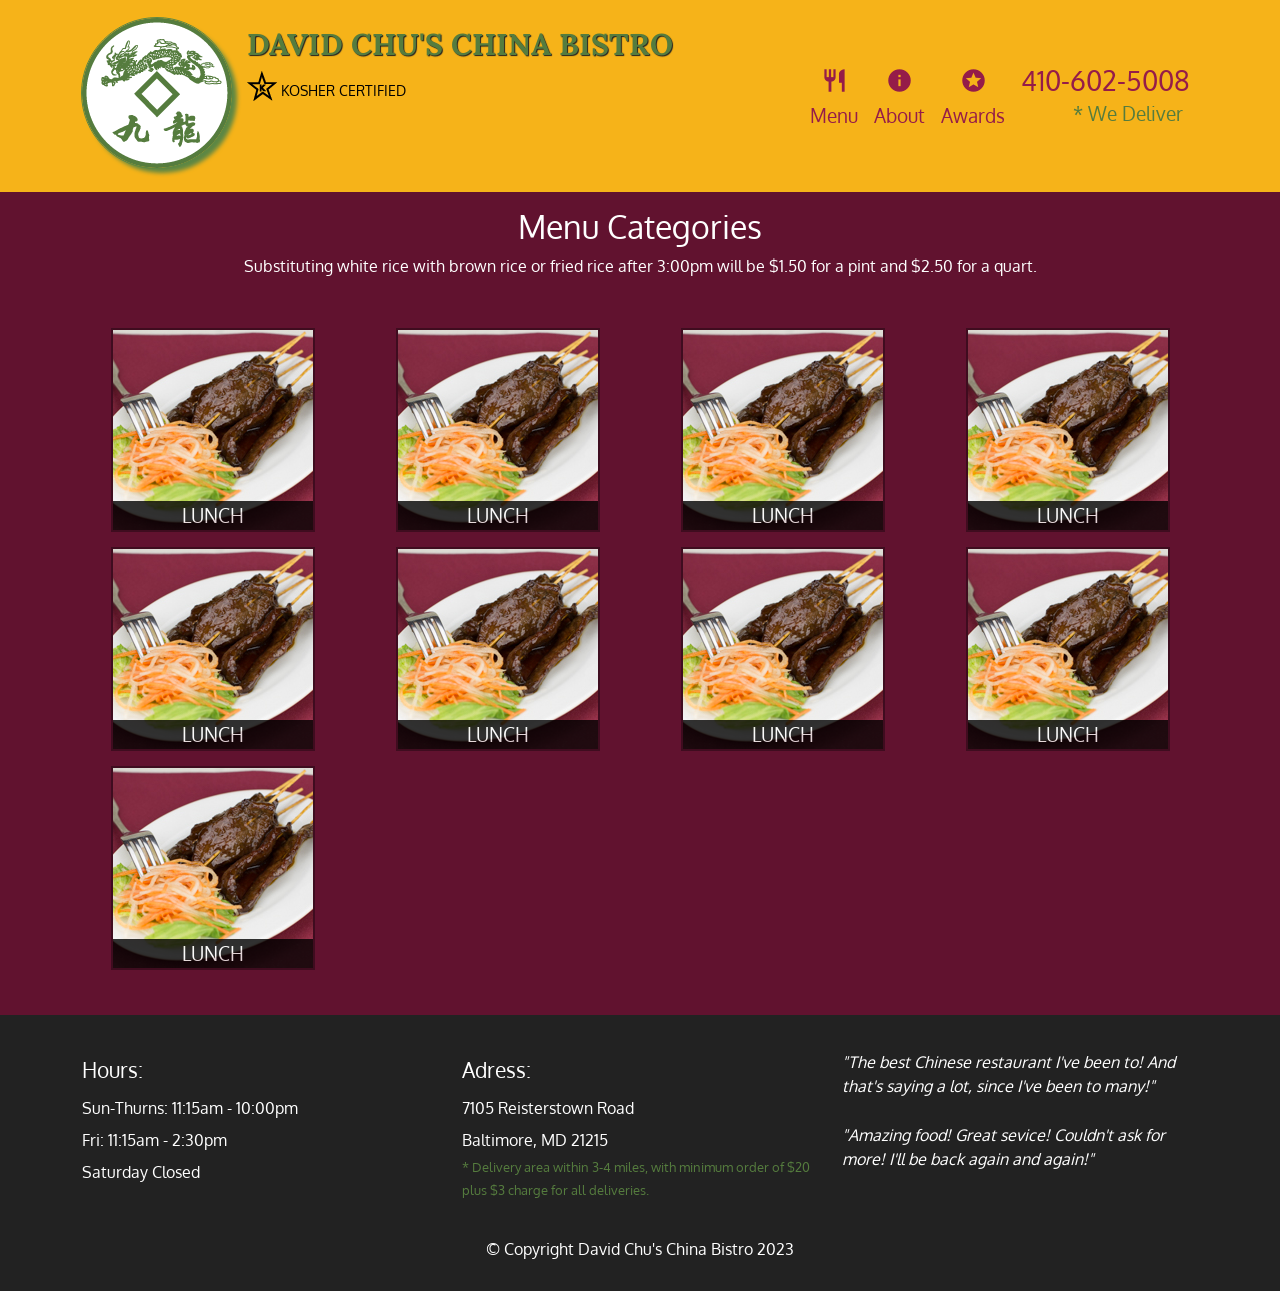
<file: Web/China-Bistro/menu-categories.html>
<!DOCTYPE html>
<html>
	<head>
		<meta charset="utf-8">
		<meta http-equiv="X-UA-Compatible" content="IE=edge">
		<meta name="viewport" content="width=device-width, initial-scale=1">
		<title>David Chu`s China Bistro</title>
		<link rel="stylesheet" type="text/css" href="css/bootstrap.min.css">
		<link rel="stylesheet" type="text/css" href="css/style.css">
		<link rel="preconnect" href="https://fonts.googleapis.com">
		<link rel="preconnect" href="https://fonts.gstatic.com" crossorigin>
		<link href="https://fonts.googleapis.com/css2?family=Oxygen:wght@300;400;700&display=swap" rel="stylesheet">
		<link href="https://fonts.googleapis.com/css2?family=Lora:ital,wght@0,400;0,500;0,600;0,700;1,400;1,500;1,600;1,700&display=swap" rel="stylesheet">
		<link href="https://fonts.googleapis.com/icon?family=Material+Icons" rel="stylesheet">

		<script src="https://code.jquery.com/jquery-3.3.1.slim.min.js" integrity="sha384-q8i/X+965DzO0rT7abK41JStQIAqVgRVzpbzo5smXKp4YfRvH+8abtTE1Pi6jizo" crossorigin="anonymous" type="text/javascript"></script>
		<script src="https://cdn.jsdelivr.net/npm/popper.js@1.14.3/dist/umd/popper.min.js" integrity="sha384-ZMP7rVo3mIykV+2+9J3UJ46jBk0WLaUAdn689aCwoqbBJiSnjAK/l8WvCWPIPm49" crossorigin="anonymous" type="text/javascript"></script>
		<script src="js/jquery-3.6.4.min.js" type="text/javascript"></script>
		<script src="js/bootstrap.min.js" type="text/javascript"></script>
		<script src="js/script.js" type="text/javascript"></script>
	</head>
	<body>
		<header>
			<nav id="header-nav" class="navbar navbar-expand-md ">
				<div class="container flex-wrap">
					<div class="navbar-header d-flex flex-nowrap">
						<a href="index.html" id="logo" class="d-none d-md-block">
							<button id="logo-button"></button>
						</a>

						<div class="navbar-brand">
							<a href="index.html"><h1>David Chu's China Bistro</h1></a>
							<p>
								<img src="images/star-k-logo.png" alt="Kosher certification" class="align-bottom">
								<span>Kosher certified</span>
							</p>
						</div>
					</div> <!-- /navbar-header -->

					<button id="navbar-toggler" class="navbar-toggler collapsed align-self-end" type="button" data-bs-toggle="collapse" data-bs-target="#collapsable-nav" aria-controls="collapsable-nav" aria-expanded="false" aria-label="Toggle navigation">
					    <span class="navbar-toggler-icon"></span>
				    </button>

					<div class="collapse navbar-collapse justify-content-end align-items-md-end pt-3" id="collapsable-nav">
					   <ul id="nav-list" class="navbar-nav">
					    	<li class="nav-item d-md-none">
					         <a class="nav-link" href="index.html">
					        	<span class="material-icons">home</span><p>Home</p>
					         </a>
				         </li>
					      <li class="nav-item">
						      <a class="nav-link current" href="menu-categories.html">
						      <span class="material-icons">restaurant</span><p>Menu</p>
						      </a>
					      </li>
					      <li class="nav-item">
						      <a class="nav-link" href="#">
						     	<span class="material-icons">info</span><p>About</p>
						      </a>
					      </li>
					      <li class="nav-item">
						      <a class="nav-link" href="#">
						     	<span class="material-icons">stars</span><p>Awards</p>
						      </a>
					      </li>
					      <li id="phone" class="nav-item d-none d-md-block">
						      <a class="nav-link" href="tel:410-602-5008">
						     	<span>410-602-5008</span>
						      </a>
						      <div>* We Deliver</div>
					      </li>
					   </ul>
					</div> <!-- /collapsible-nav -->

				</div>
			</nav>
		</header>

		<main>
			<div id="categories-tiles" class="container">
				<div id="phone-xs" class="d-md-none text-center">
					<a class="d-block w-100" href="tel:410-602-5008">
			        	<span class="material-icons align-middle">phone</span>410-602-5008
		         </a>
		         <span class="text-uppercase">* We Deliver</span>
				</div>

				<h2 id="menu-categories-title" class="text-center mt-3">Menu Categories</h2>
				<div class="text-center">
					Substituting white rice with brown rice or fried rice after 3:00pm will be $1.50 for a pint and $2.50 for a quart.
				</div>

				<section class="row">
					<div class="col-lg-3 col-md-4 col-xsm-6">
						<a href="single-category.html" class="card"> <!-- Lunch -->
							<img class="card-img" src="images/menu/B/B.jpg" alt="lunch">
							<div class="card-img-overlay">
								<div class="card-footer">Lunch</div>
							</div>
						</a>
					</div>
					<div class="col-lg-3 col-md-4 col-xsm-6">
						<a href="single-category.html" class="card"> <!--  -->
							<img class="card-img" src="images/menu/B/B.jpg" alt="lunch">
							<div class="card-img-overlay">
								<div class="card-footer">Lunch</div>
							</div>
						</a>
					</div>
					<div class="col-lg-3 col-md-4 col-xsm-6">
						<a href="single-category.html" class="card"> <!--  -->
							<img class="card-img" src="images/menu/B/B.jpg" alt="lunch">
							<div class="card-img-overlay">
								<div class="card-footer">Lunch</div>
							</div>
						</a>
					</div>
					<div class="col-lg-3 col-md-4 col-xsm-6">
						<a href="single-category.html" class="card"> <!--  -->
							<img class="card-img" src="images/menu/B/B.jpg" alt="lunch">
							<div class="card-img-overlay">
								<div class="card-footer">Lunch</div>
							</div>
						</a>
					</div>
					<div class="col-lg-3 col-md-4 col-xsm-6">
						<a href="single-category.html" class="card"> <!--  -->
							<img class="card-img" src="images/menu/B/B.jpg" alt="lunch">
							<div class="card-img-overlay">
								<div class="card-footer">Lunch</div>
							</div>
						</a>
					</div>
					<div class="col-lg-3 col-md-4 col-xsm-6">
						<a href="single-category.html" class="card"> <!--  -->
							<img class="card-img" src="images/menu/B/B.jpg" alt="lunch">
							<div class="card-img-overlay">
								<div class="card-footer">Lunch</div>
							</div>
						</a>
					</div>
					<div class="col-lg-3 col-md-4 col-xsm-6">
						<a href="single-category.html" class="card"> <!--  -->
							<img class="card-img" src="images/menu/B/B.jpg" alt="lunch">
							<div class="card-img-overlay">
								<div class="card-footer">Lunch</div>
							</div>
						</a>
					</div>
					<div class="col-lg-3 col-md-4 col-xsm-6">
						<a href="single-category.html" class="card"> <!--  -->
							<img class="card-img" src="images/menu/B/B.jpg" alt="lunch">
							<div class="card-img-overlay">
								<div class="card-footer">Lunch</div>
							</div>
						</a>
					</div>
					<div class="col-lg-3 col-md-4 col-xsm-6">
						<a href="single-category.html" class="card"> <!--  -->
							<img class="card-img" src="images/menu/B/B.jpg" alt="lunch">
							<div class="card-img-overlay">
								<div class="card-footer">Lunch</div>
							</div>
						</a>
					</div>
				</section> <!-- /row -->

			</div>
		</main>

		<footer>
			<div class="container">
				<div class="row">
					<section id="hours" class="col-md-4">
						<span>Hours:</span><br>
						Sun-Thurns: 11:15am - 10:00pm<br>
						Fri: 11:15am - 2:30pm<br>
						Saturday Closed
						<hr class="d-md-none w-50 w-md-100 m-auto mt-4">
					</section>
					<section id="adress" class="col-md-4">
						<span>Adress:</span><br>
						7105 Reisterstown Road<br>
						Baltimore, MD 21215
						<p>* Delivery area within 3-4 miles, with minimum order of $20 plus $3 charge for all deliveries.</p>
						<hr class="d-md-none w-50 w-md-100 m-auto mt-4">
					</section>
					<section id="testimonials" class="col-md-4">
						<p>"The best Chinese restaurant I've been to! And that's saying a lot, since I've been to many!"</p>
						<p>"Amazing food! Great sevice! Couldn't ask for more! I'll be back again and again!"</p>
					</section>
				</div> <!-- /row -->
				<div class="text-center">&copy; Copyright David Chu's China Bistro 2023</div>

			</div>
		</footer>

	</body>
</html>
</file>
<file: Web/China-Bistro/css/style.css>
* {
	box-sizing: border-box;
}
body {
	font-family: 'Oxygen', sans-serif;
	font-size: 16px;
	color: #fff;
	background-color: #61122f;
}

a {
	text-decoration: none;
}
p {
	margin: 0;
}
hr {
	opacity: 1;
}

/* HEADER */
#header-nav {
	background-color: #f6b319;
	border-radius: 0;
	border: 0;
}

#logo {
	margin: 10px 15px 10px 0;
}
#logo-button {
	background: url('../images/restaurant-logo_large.png') center/contain no-repeat;
	width: 150px;
	height: 150px;
	margin: 0;
	padding: 0;
	border-radius: 55%;
    border-style: none;
	box-shadow: 5px 5px 4px #5D8744;
	transition: all 0.3s ease; 
    outline: 0.1px solid #5D8744;
}
#logo-button:hover {
    box-shadow: 5px 5px 1px #222;
  }

#logo-button:active {
	box-shadow: none;
	transform: translateY(5px) translateX(5px);
}

.navbar-brand {
	padding-top: 25px;
}
.navbar-brand h1 { /* Restaurant name */
	font: bold 1.5em/.75 'Lora', serif;
	color: #557c3e;
	text-shadow: 1px 1px 1px #222;
	text-transform: uppercase;
	margin-top: 0;
	margin-bottom: 0;
}
.navbar-brand p { /* Kosher cert */
	font-size: .7em;
	color: #000;
	text-transform: uppercase;
	margin-top: 15px;
}

#navbar-toggler {
	width: 47px;
	margin-bottom: 20px;
	padding: 0;
	border: 1px solid #61122F;
	box-shadow: none;
}
.navbar-toggler-icon {
	width: 31px;
	height: 33px;
	--bs-navbar-toggler-icon-bg: url("data:image/svg+xml,%3csvg xmlns='http://www.w3.org/2000/svg' viewBox='0 0 30 30'%3e%3cpath stroke='rgb(97, 18, 47)' stroke-linecap='round' stroke-miterlimit='10' stroke-width='2' d='M4 7h22M4 15h22M4 23h22'/%3e%3c/svg%3e");
}

#nav-list {
	margin-top: -10px;
	height: fit-content;
}
#nav-list a {
	color: #951C49;
	font-size: 1.2em;
	text-align: center;
}
#nav-list a:hover {
	background: #E7E7E7;
}
#nav-list a span {
	font-size: 1.4em;
	height: fit-content;
}
#nav-list a p {
	margin: 0;
}
.nav-item {
	height: 100%;
	white-space: nowrap;
}

#phone {
	margin-top: 0px;
}
#phone a { /* Phone number */ 
	padding: 0 8px;
}
#phone div { /* We Deliver */
	font-size: 1.2em;
	color: #557c3e;
	text-align: right;
	padding-right: 15px;
}
/* /HEADER */

/* HOME: MAIN */
#loader {
	filter: none;
}

#phone-xs {
	margin-top: 20px;
}
#phone-xs a {
	padding: 5px 0;
	background-color: #f6b319;
	border: 2px solid #fff;
	border-radius: 4px;
	color: #951C49;
	font-size: 1.6em;
}
#phone-xs a span {
	font-size: 1.2em;
	margin: 0 5px 5px 0;
}
#phone-xs > span { /* We Deliver */
	font-size: 14px;
}

.jumbotron {
	background: url('../images/jumbotron_1200.jpg') no-repeat;
	height: 675px;
	margin: 30px auto;
	box-shadow: 0 0 50px #3F0C1F;
	border: 2px solid #3F0C1F;
}

.card {
	width: fit-content;
	margin: 0 auto 15px;
	border: 2px solid #3F0C1F;
	border-radius: 0;
	overflow: hidden;
}
.card:hover {
	box-shadow: 0 1px 5px #cccccc;
}
.card-img {
	border-radius: 0;
	height: 250px;
}
.card-img-overlay {
	padding: 0;
}
.card .card-footer {
	border-radius: 0;
	position: absolute;
	bottom: 0;
	width: 100%;
	padding: 0;
	text-align: center;
	font-size: 1.6em;
	text-transform: uppercase;
	color: #fff;
	background-color: #000;
	opacity: .8;
}

#map-tile {
	width: 100%;
}
/* /HOME: MAIN */

/* FOOTER */
footer {
	margin-top: 30px;
	padding: 35px 30px 30px;
	background-color: #222;
}

footer div.row {
	margin-bottom: 35px;
}
#hours, #adress {
	line-height: 2;
}
#hours > span, #adress > span {
	font-size: 1.3em;
}
#adress p {
	color: #557c3e;
	font-size: .8em;
	line-height: 1.8;
}
#testimonials {
	font-style: italic;
}
#testimonials p:nth-child(2) {
	margin-top: 25px;
}
/* /FOOTER */

/* MENU CATEGORIES */
#nav-list li.current { /* Header */
	background: #E7E7E7;
}

/* Main */
#menu-categories-title + div {
	margin-bottom: 50px;
}

#categories-tiles .card-img {
	width: 200px;
	height: 200px;
}
#categories-tiles .card .card-footer {
	font-size: 1.2em;
}
/* /MENU CATEGORIES */

/* SINGLE CATEGORY */
#category-tiles .card {
	min-height: 170px;
	width: 100%;
	margin-bottom: 25px;
	background: none;
	border: none;
	color: #fff;
}

#category-tiles .card-img-wrapper {
	position: relative;
	height: fit-content;
	max-width: 250px;
}
#category-tiles .card-img {
	max-width: 250px;
	width: 100%;
	height: 100%;
	border: 2px solid #3F0C1F;
}
#category-tiles .card-img-label {
	position: absolute;
	bottom: 2px;
	right: 2px;
	padding: 0 25px;
	background: #557c3e;
}

#category-tiles .card-body {
	padding: 0 0.5rem 5px;
}
#category-tiles .card-text {
	font-size: 0.9em;
	font-style: italic;
}
#category-tiles .price {
	position: absolute;
	top: 155px;
	left: 0;
	margin: 0;
	font-size: 1.1em;
	text-align: end;
}
#category-tiles .price span {
	font-size: .6em;
}
/* /SINGLE CATEGORY */

/* MEDIA QUERIES */


/********** Extra large devices only **********/
@media (min-width: 1200px) {
	.col-xl-5 {
		flex: 0 0 auto;
	    width: 40%;
	}
	.col-xl-7 {
		flex: 0 0 auto;
	    width: 60%;
	}

	#category-tiles .price {
		top: 135px;
	}
}

/********** Large devices only **********/
@media (min-width: 992px) and (max-width: 1199px) {
	/* Header */
	#logo-img {
		width: 100px;
		height: 100px;
		margin: 5px 5px 5px 0;
	}
	#collapsable-nav {
		margin-top: -120px;
	}

	/* Main */
	.jumbotron {
		background: url('../images/jumbotron_992.jpg') no-repeat;
		height: 558px;
	}

	#category-tiles .card {
		min-height: 185px;
	}
}

/********** Medium devices only **********/
@media (min-width: 768px) and (max-width: 991px) {
	/* Header */
	#logo-img {
		width: 100px;
		height: 100px;
		margin: 5px 5px 5px 0;
	}
	#collapsable-nav {
		margin-top: -65px;
	}

	/* Main */
	.jumbotron {
		background: url('../images/jumbotron_768.jpg') no-repeat;
		height: 432px;
	}

	#category-tiles .card {
		min-height: 180px;
	}
	#category-tiles .price {
		top: 145px;
	}
}

/********** Small & Extra small devices only **********/
@media (max-width: 767px) {
	/* Header */
	#nav-list a {
		display: flex;
		align-items: center;
		justify-content: center;
	}
	#nav-list a span {
		margin-right: 5px;
	}

	/* Main */
	.jumbotron {
	    background: none;
		height: auto;
	}

	.card .card-footer {
		font-size: 4.5vw;
	}

	/* Footer */
	footer section {
		margin-bottom: 30px;
		text-align: center;
	}
	footer section:last-child {
		margin-bottom: 0;
	}

	/* Single category page */
	#category-tiles .card {
		align-items: center;
	}

	#category-tiles .card-img-wrapper {
		width: fit-content;
	}

	#category-tiles .card-body {
		text-align: center;
	}
	#category-tiles .price {
		position: static;
		margin: auto;
		text-align: center;
	}
}

@media (min-width: 479px) and (max-width: 767px) { /* Menu categories */
	.col-xsm-6 {
		flex: 0 0 auto;
	    width: 50%;
	}
}

/********** Extra small devices only **********/
@media (max-width: 575px) {
	/* Header */
	.navbar-brand {
		padding-top: 5px;
		height: 80px;
	}
	.navbar-brand h1 { /* Restaurant name */
		font-size: 5.9vw; /* 1vw = 1% of viewport width */
	}
	.navbar-brand p {
		font-size: .6em;
		margin: 12px 0;
	}
	.navbar-brand p img { /* Star-K */
		height: 20px;
	}

	#navbar-toggler {
		position: absolute;
		right: 12px;
		bottom: 10px;
		margin-bottom: 0;
		height: fit-content;
		width: 38px;
		margin-bottom: 10px;
	}
	.navbar-toggler-icon {
		width: 26px;
		height: 28px;
	}

	#nav-list a {
		font-size: 3.4vw;
	}

	/* Main */
	#phone-xs a {
		font-size: 5.5vw;
	}
	#phone-xs >span {
		font-size: 3.3vw;
	}
	.card .card-footer {
		font-size: 5.3vw;
	}
}

/********** Super extra small devices only **********/
@media (max-width: 365px) {
	/* Header */
	.navbar-brand {
		height: fit-content;
	}
	.navbar-brand p {
		font-size: 3.6vw;
	}
	.navbar-brand p img { /* Star-K */
		height: 15px;
	}

	#navbar-toggler {
		width: 30px;
	}
	.navbar-toggler-icon {
		width: 20px;
		height: 23px;
	}

	/* Main */
	.jumbotron {
		margin: 20px auto;
	}

	.card-img {
		width: 100%;
		height: auto;
	}
	#map-tile {
		max-height: 70vw;
	}
}
</file>
<file: Web/Wikipedia/style.css>
head, body {
	width: 70%;
	margin: 0 auto;
}

main {
	margin: 0 0 48px;
}

h1, h3, caption {
	font-family: sans-serif;
	margin-top: 1.5em;
}

h1 {
	font-size: 32px;
}

table {
	max-width: 70%;
	width: ;
	border-collapse: collapse;
}

thead th {
	border-bottom: 2px solid black;
	transition: .3s linear;
	padding: 5px 5px;
}

tbody th {
	border-right: 2px solid black;
	padding: 5px 5px;
}

tfoot td {
	border-top: 2px solid black;
	padding: 5px 5px;
}

tr:hover td {
	background: lightgrey;
}

figcaption {
	font-style: italic;
}

figure {
	float: right;
}
</file>
